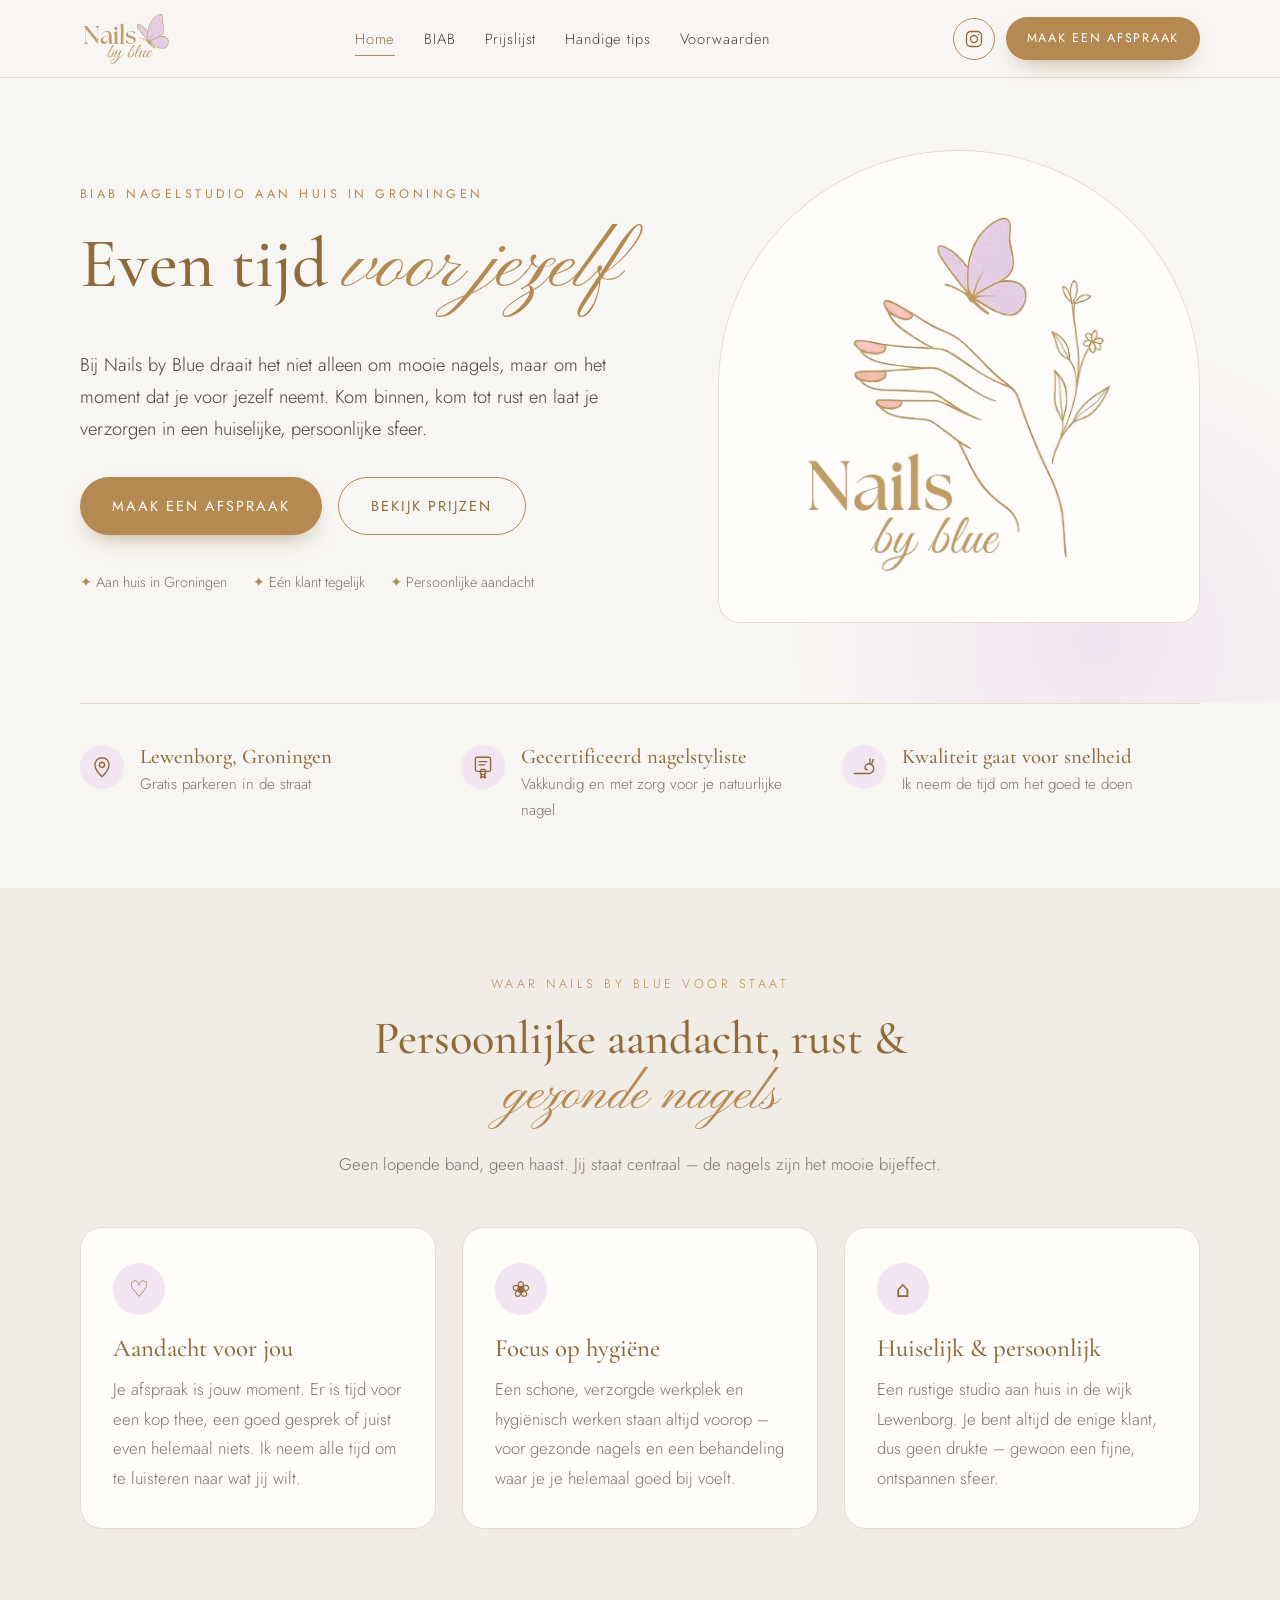
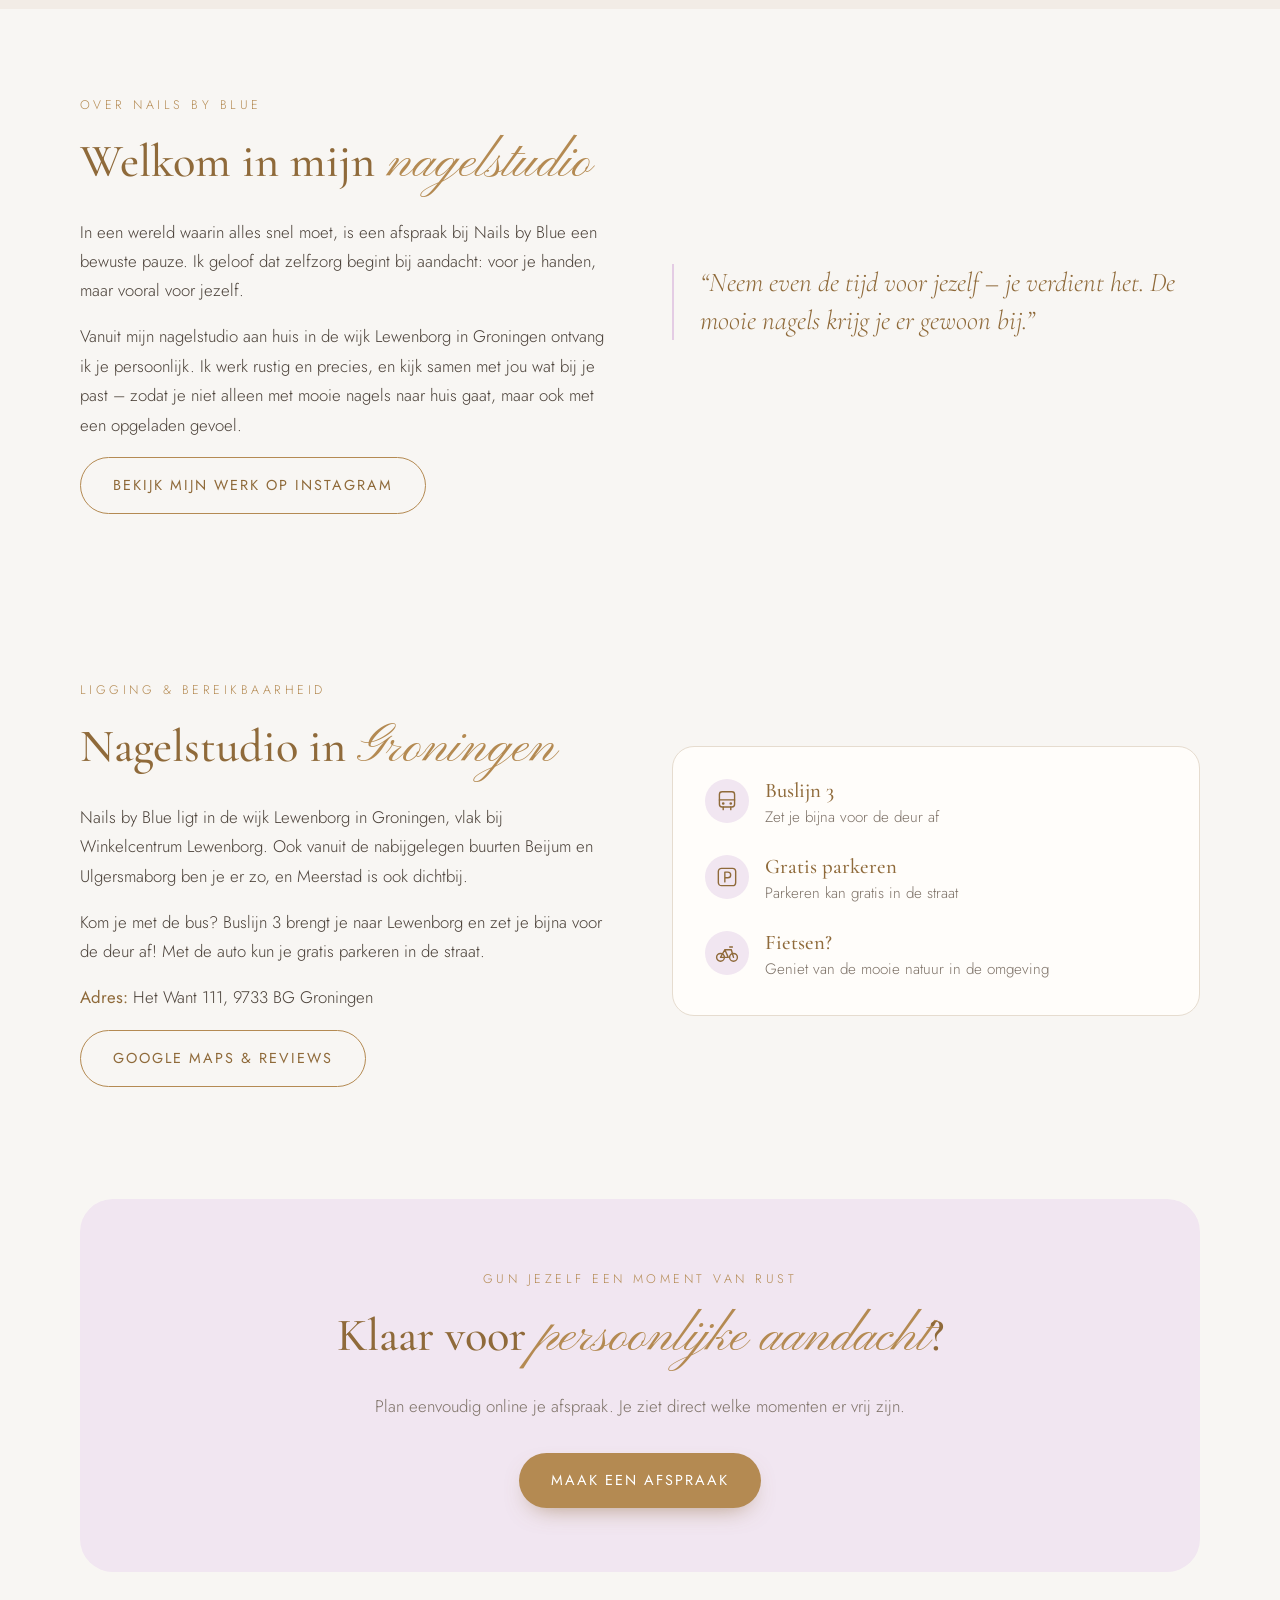
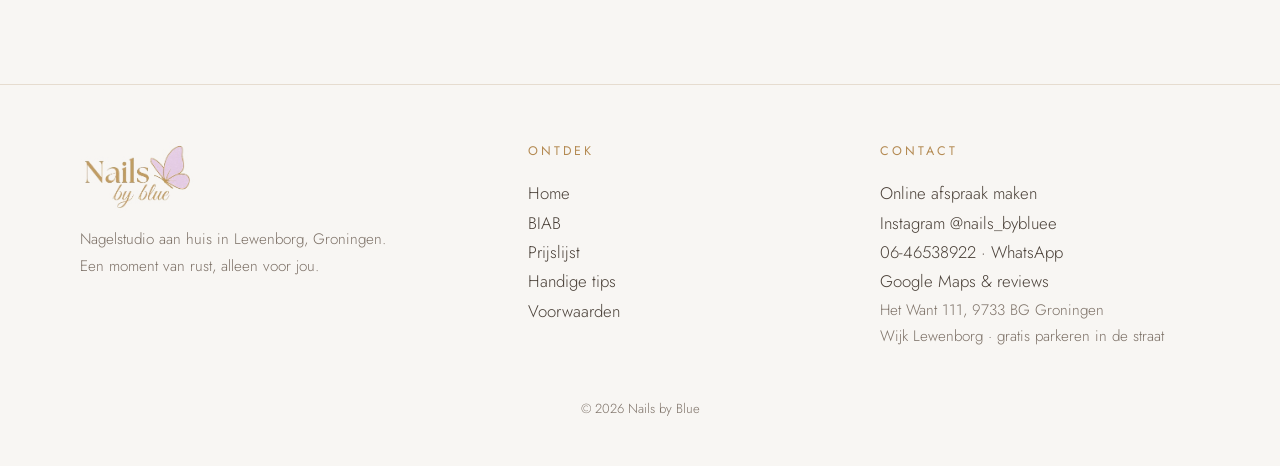
<file: index.html>
<!doctype html>
<html lang="nl">
<head>
  <meta charset="utf-8">
  <meta name="viewport" content="width=device-width, initial-scale=1">
  <title>BIAB &amp; Nail Art nagelstudio aan huis in Groningen (Lewenborg) | Nails by Blue</title>
  <meta name="description" content="Nails by Blue is een BIAB nagelstudio aan huis in Lewenborg, Groningen – vlak bij Beijum, Ulgersmaborg en Meerstad. Neem even de tijd voor jezelf, in een rustige en persoonlijke sfeer.">
  <meta property="og:title" content="BIAB &amp; Nail Art nagelstudio aan huis in Groningen (Lewenborg) | Nails by Blue">
  <meta property="og:description" content="Nails by Blue is een BIAB nagelstudio aan huis in Lewenborg, Groningen – vlak bij Beijum, Ulgersmaborg en Meerstad. Neem even de tijd voor jezelf, in een rustige en persoonlijke sfeer.">
  <link rel="canonical" href="https://www.nailsbybluegroningen.nl/">
  <meta property="og:url" content="https://www.nailsbybluegroningen.nl/">
  <meta property="og:type" content="website">
  <meta property="og:site_name" content="Nails by Blue">
  <meta property="og:locale" content="nl_NL">
  <meta property="og:image" content="https://www.nailsbybluegroningen.nl/assets/logo-hand.png">
  <meta name="theme-color" content="#f8f6f3">
  <link rel="icon" href="assets/favicon.png">
  <link rel="preconnect" href="https://fonts.googleapis.com">
  <link rel="preconnect" href="https://fonts.gstatic.com" crossorigin>
  <link href="https://fonts.googleapis.com/css2?family=Cormorant+Garamond:ital,wght@0,400;0,500;1,400&family=Jost:wght@300;400&family=Pinyon+Script&display=swap" rel="stylesheet">
  <link rel="stylesheet" href="css/style.css?v=2026-10-16-4">
  <script type="application/ld+json">
{
  "@context": "https://schema.org",
  "@type": "NailSalon",
  "@id": "https://www.nailsbybluegroningen.nl/#nailsbyblue",
  "name": "Nails by Blue",
  "url": "https://www.nailsbybluegroningen.nl/",
  "logo": "https://www.nailsbybluegroningen.nl/assets/logo-wordmark.png",
  "image": [
    "https://www.nailsbybluegroningen.nl/assets/logo-hand.png",
    "https://www.nailsbybluegroningen.nl/assets/fotos/biab-kleur.jpg",
    "https://www.nailsbybluegroningen.nl/assets/fotos/biab-natural-nail-treatment.jpg",
    "https://www.nailsbybluegroningen.nl/assets/fotos/nail-art.jpg"
  ],
  "description": "BIAB nagelstudio aan huis in de wijk Lewenborg in Groningen. Gecertificeerd nagelstyliste, uitsluitend op natuurlijke nagels, met veel aandacht voor de klant.",
  "address": {
    "@type": "PostalAddress",
    "streetAddress": "Het Want 111",
    "postalCode": "9733 BG",
    "addressLocality": "Groningen",
    "addressRegion": "Groningen",
    "addressCountry": "NL"
  },
  "telephone": "+31646538922",
  "geo": {
    "@type": "GeoCoordinates",
    "latitude": 53.2410571,
    "longitude": 6.6218346
  },
  "hasMap": "https://maps.google.com/?cid=5210472031992798231",
  "areaServed": [
    {
      "@type": "Place",
      "name": "Lewenborg"
    },
    {
      "@type": "Place",
      "name": "Beijum"
    },
    {
      "@type": "Place",
      "name": "Ulgersmaborg"
    },
    {
      "@type": "Place",
      "name": "Meerstad"
    },
    {
      "@type": "Place",
      "name": "Groningen"
    }
  ],
  "priceRange": "€1 - €52",
  "currenciesAccepted": "EUR",
  "paymentAccepted": "Contant, betaalverzoek",
  "sameAs": [
    "https://www.instagram.com/nails_bybluee/",
    "https://maps.google.com/?cid=5210472031992798231"
  ],
  "makesOffer": [
    {
      "@type": "Offer",
      "price": "47",
      "priceCurrency": "EUR",
      "itemOffered": {
        "@type": "Service",
        "name": "BIAB (Natural nail treatment)"
      }
    },
    {
      "@type": "Offer",
      "price": "52",
      "priceCurrency": "EUR",
      "itemOffered": {
        "@type": "Service",
        "name": "BIAB + kleur"
      }
    },
    {
      "@type": "Offer",
      "price": "1",
      "priceCurrency": "EUR",
      "itemOffered": {
        "@type": "Service",
        "name": "Nailart per nagel"
      }
    },
    {
      "@type": "Offer",
      "price": "30",
      "priceCurrency": "EUR",
      "itemOffered": {
        "@type": "Service",
        "name": "Product verwijderen zonder nieuwe set"
      }
    },
    {
      "@type": "Offer",
      "price": "5",
      "priceCurrency": "EUR",
      "itemOffered": {
        "@type": "Service",
        "name": "Reparatie per nagel (na een week)"
      }
    },
    {
      "@type": "Offer",
      "price": "5",
      "priceCurrency": "EUR",
      "itemOffered": {
        "@type": "Product",
        "name": "Roller nagelriemolie"
      }
    }
  ],
  "potentialAction": {
    "@type": "ReserveAction",
    "target": {
      "@type": "EntryPoint",
      "urlTemplate": "https://nails-by-blue.salonized.com/widget_bookings/new?utm_source=website&utm_medium=site&utm_content=cta"
    }
  }
}
  </script>
</head>
<body>
  <header class="site-header">
    <div class="container nav">
      <a class="brand" href="index.html" aria-label="Nails by Blue – home"><img src="assets/logo-wordmark.png" alt="Nails by Blue" width="273" height="171"></a>
      <button class="nav-toggle" aria-label="Menu" aria-expanded="false" aria-controls="menu"><span></span><span></span><span></span></button>
      <ul class="nav-links" id="menu">
        <li><a href="index.html" aria-current="page">Home</a></li>
        <li><a href="biab.html">BIAB</a></li>
        <li><a href="prijslijst.html">Prijslijst</a></li>
        <li><a href="tips.html">Handige tips</a></li>
        <li><a href="voorwaarden.html">Voorwaarden</a></li>
      </ul>
      <div class="nav-actions">
        <a class="btn-icon" href="https://www.instagram.com/nails_bybluee/" target="_blank" rel="noopener" aria-label="Nails by Blue op Instagram" title="Instagram"><svg viewBox="0 0 24 24" aria-hidden="true"><rect x="3" y="3" width="18" height="18" rx="5"/><circle cx="12" cy="12" r="4.2"/><circle cx="17.3" cy="6.7" r="1" class="dot"/></svg></a>
        <a class="btn btn-primary" href="https://nails-by-blue.salonized.com/widget_bookings/new?utm_source=website&amp;utm_medium=site&amp;utm_content=cta" target="_blank" rel="noopener">Maak een afspraak</a>
      </div>
    </div>
  </header>

  <main>

    <section class="hero">
      <div class="container hero-grid">
        <div class="reveal">
          <h1 class="eyebrow hero-kicker">BIAB nagelstudio aan huis in Groningen</h1>
          <p class="hero-title">Even tijd <span class="script">voor jezelf</span></p>
          <p class="lead">Bij Nails by Blue draait het niet alleen om mooie nagels, maar om het moment dat je voor jezelf neemt. Kom binnen, kom tot rust en laat je verzorgen in een huiselijke, persoonlijke sfeer.</p>
          <div class="hero-actions">
            <a class="btn btn-primary" href="https://nails-by-blue.salonized.com/widget_bookings/new?utm_source=website&amp;utm_medium=site&amp;utm_content=cta" target="_blank" rel="noopener">Maak een afspraak</a>
            <a class="btn btn-ghost" href="prijslijst.html">Bekijk prijzen</a>
          </div>
          <div class="meta-row"><span>Aan huis in Groningen</span><span>Eén klant tegelijk</span><span>Persoonlijke aandacht</span></div>
        </div>
        <div class="hero-art reveal">
          <img src="assets/logo-hand.png" alt="Getekende hand met vlinder en bloem – logo Nails by Blue" width="357" height="410">
        </div>
      </div>
    </section>

    <section class="info-strip" aria-label="Handige informatie">
      <div class="container info-grid">
        <div class="info-item reveal">
          <svg viewBox="0 0 24 24" aria-hidden="true"><path d="M12 21s-6.5-6.2-6.5-11a6.5 6.5 0 0 1 13 0c0 4.8-6.5 11-6.5 11z"/><circle cx="12" cy="10" r="2.4"/></svg>
          <div><h3>Lewenborg, Groningen</h3><p>Gratis parkeren in de straat</p></div>
        </div>
        <div class="info-item reveal">
          <svg viewBox="0 0 24 24" aria-hidden="true"><rect x="5" y="3" width="14" height="13" rx="1.5"/><path d="M8.5 7h7M8.5 10h5"/><circle cx="12" cy="16.5" r="2.5"/><path d="M10.6 18.6 9.8 22l2.2-1.2 2.2 1.2-.8-3.4"/></svg>
          <div><h3>Gecertificeerd nagelstyliste</h3><p>Vakkundig en met zorg voor je natuurlijke nagel</p></div>
        </div>
        <div class="info-item reveal">
          <svg viewBox="0 0 24 24" aria-hidden="true"><path d="M3 18h13.5a4.5 4.5 0 0 0 0-9 3.5 3.5 0 0 0-3.5 3.5 2 2 0 0 0 2 2"/><path d="M19 9.6 20.5 5M17.5 9.2 17.6 4.6"/></svg>
          <div><h3>Kwaliteit gaat voor snelheid</h3><p>Ik neem de tijd om het goed te doen</p></div>
        </div>
      </div>
    </section>

    <section class="section-soft">
      <div class="container">
        <div class="section-head reveal">
          <span class="eyebrow">Waar Nails by Blue voor staat</span>
          <h2>Persoonlijke aandacht, rust &amp; <span class="script">gezonde nagels</span></h2>
          <p>Geen lopende band, geen haast. Jij staat centraal – de nagels zijn het mooie bijeffect.</p>
        </div>
        <div class="pillars">
          <article class="card reveal">
            <div class="icon" aria-hidden="true">♡</div>
            <h3>Aandacht voor jou</h3>
            <p>Je afspraak is jouw moment. Er is tijd voor een kop thee, een goed gesprek of juist even helemaal niets. Ik neem alle tijd om te luisteren naar wat jij wilt.</p>
          </article>
          <article class="card reveal">
            <div class="icon" aria-hidden="true">❀</div>
            <h3>Focus op hygiëne</h3>
            <p>Een schone, verzorgde werkplek en hygiënisch werken staan altijd voorop – voor gezonde nagels en een behandeling waar je je helemaal goed bij voelt.</p>
          </article>
          <article class="card reveal">
            <div class="icon" aria-hidden="true">⌂</div>
            <h3>Huiselijk &amp; persoonlijk</h3>
            <p>Een rustige studio aan huis in de wijk Lewenborg. Je bent altijd de enige klant, dus geen drukte – gewoon een fijne, ontspannen sfeer.</p>
          </article>
        </div>
      </div>
    </section>

    <section>
      <div class="container split">
        <div class="reveal">
          <span class="eyebrow">Over Nails by Blue</span>
          <h2>Welkom in mijn <span class="script">nagelstudio</span></h2>
          <p>In een wereld waarin alles snel moet, is een afspraak bij Nails by Blue een bewuste pauze. Ik geloof dat zelfzorg begint bij aandacht: voor je handen, maar vooral voor jezelf.</p>
          <p>Vanuit mijn nagelstudio aan huis in de wijk Lewenborg in Groningen ontvang ik je persoonlijk. Ik werk rustig en precies, en kijk samen met jou wat bij je past – zodat je niet alleen met mooie nagels naar huis gaat, maar ook met een opgeladen gevoel.</p>
          <a class="btn btn-ghost" href="https://www.instagram.com/nails_bybluee/" target="_blank" rel="noopener">Bekijk mijn werk op Instagram</a>
        </div>
        <blockquote class="quote reveal">“Neem even de tijd voor jezelf – je verdient het. De mooie nagels krijg je er gewoon bij.”</blockquote>
      </div>
    </section>

    <section class="location" id="ligging">
      <div class="container split">
        <div class="reveal">
          <span class="eyebrow">Ligging &amp; bereikbaarheid</span>
          <h2>Nagelstudio in <span class="script">Groningen</span></h2>
          <p>Nails by Blue ligt in de wijk Lewenborg in Groningen, vlak bij Winkelcentrum Lewenborg. Ook vanuit de nabijgelegen buurten Beijum en Ulgersmaborg ben je er zo, en Meerstad is ook dichtbij.</p>
          <p>Kom je met de bus? Buslijn 3 brengt je naar Lewenborg en zet je bijna voor de deur af! Met de auto kun je gratis parkeren in de straat.</p>
          <p class="address-line"><strong>Adres:</strong> Het Want 111, 9733 BG Groningen</p>
          <a class="btn btn-ghost" href="https://maps.google.com/?cid=5210472031992798231" target="_blank" rel="noopener">Google Maps &amp; reviews</a>
        </div>
        <ul class="info-list reveal">
          <li class="info-item">
            <svg viewBox="0 0 24 24" aria-hidden="true"><rect x="5" y="3.5" width="14" height="14" rx="2.5"/><path d="M5 11h14M8.5 17.5V20M15.5 17.5V20"/><circle cx="8.5" cy="14.3" r=".6"/><circle cx="15.5" cy="14.3" r=".6"/></svg>
            <div><h3>Buslijn 3</h3><p>Zet je bijna voor de deur af</p></div>
          </li>
          <li class="info-item">
            <svg viewBox="0 0 24 24" aria-hidden="true"><rect x="4" y="4" width="16" height="16" rx="3"/><path d="M10 16.5v-9h2.8a2.6 2.6 0 0 1 0 5.2H10"/></svg>
            <div><h3>Gratis parkeren</h3><p>Parkeren kan gratis in de straat</p></div>
          </li>
          <li class="info-item">
            <svg viewBox="0 0 24 24" aria-hidden="true"><circle cx="6" cy="16" r="3.6"/><circle cx="18" cy="16" r="3.6"/><path d="M6 16l4-7h6l2 7M10 9l3.2 7H6M14.5 6.5H17"/></svg>
            <div><h3>Fietsen?</h3><p>Geniet van de mooie natuur in de omgeving</p></div>
          </li>
        </ul>
      </div>
    </section>

    <section>
      <div class="container">
        <div class="cta-band reveal">
          <span class="eyebrow">Gun jezelf een moment van rust</span>
          <h2>Klaar voor <span class="script">persoonlijke aandacht</span>?</h2>
          <p>Plan eenvoudig online je afspraak. Je ziet direct welke momenten er vrij zijn.</p>
          <a class="btn btn-primary" href="https://nails-by-blue.salonized.com/widget_bookings/new?utm_source=website&amp;utm_medium=site&amp;utm_content=cta" target="_blank" rel="noopener">Maak een afspraak</a>
        </div>
      </div>
    </section>

  </main>

  <footer class="site-footer">
    <div class="container footer-grid">
      <div>
        <img src="assets/logo-wordmark.png" alt="Nails by Blue" width="273" height="171">
        <p>Nagelstudio aan huis in Lewenborg, Groningen.<br>Een moment van rust, alleen voor jou.</p>
      </div>
      <div>
        <h4>Ontdek</h4>
        <ul>
        <li><a href="index.html" aria-current="page">Home</a></li>
        <li><a href="biab.html">BIAB</a></li>
        <li><a href="prijslijst.html">Prijslijst</a></li>
        <li><a href="tips.html">Handige tips</a></li>
        <li><a href="voorwaarden.html">Voorwaarden</a></li>
        </ul>
      </div>
      <div>
        <h4>Contact</h4>
        <ul>
          <li><a href="https://nails-by-blue.salonized.com/widget_bookings/new?utm_source=website&amp;utm_medium=site&amp;utm_content=cta" target="_blank" rel="noopener">Online afspraak maken</a></li>
          <li><a href="https://www.instagram.com/nails_bybluee/" target="_blank" rel="noopener">Instagram @nails_bybluee</a></li>
          <li><a href="tel:+31646538922">06-46538922</a> &middot; <a href="https://wa.me/31646538922" target="_blank" rel="noopener">WhatsApp</a></li>
          <li><a href="https://maps.google.com/?cid=5210472031992798231" target="_blank" rel="noopener">Google Maps &amp; reviews</a></li>
          <li><address>Het Want 111, 9733 BG Groningen<br>Wijk Lewenborg &middot; gratis parkeren in de straat</address></li>
        </ul>
      </div>
    </div>
    <p class="copyright">&copy; <span data-year>2026</span> Nails by Blue</p>
  </footer>

  <div class="float-cta"><a class="btn btn-primary" href="https://nails-by-blue.salonized.com/widget_bookings/new?utm_source=website&amp;utm_medium=site&amp;utm_content=cta" target="_blank" rel="noopener">Maak een afspraak</a></div>
  <script src="js/main.js?v=2026-10-13"></script>
</body>
</html>
</file>
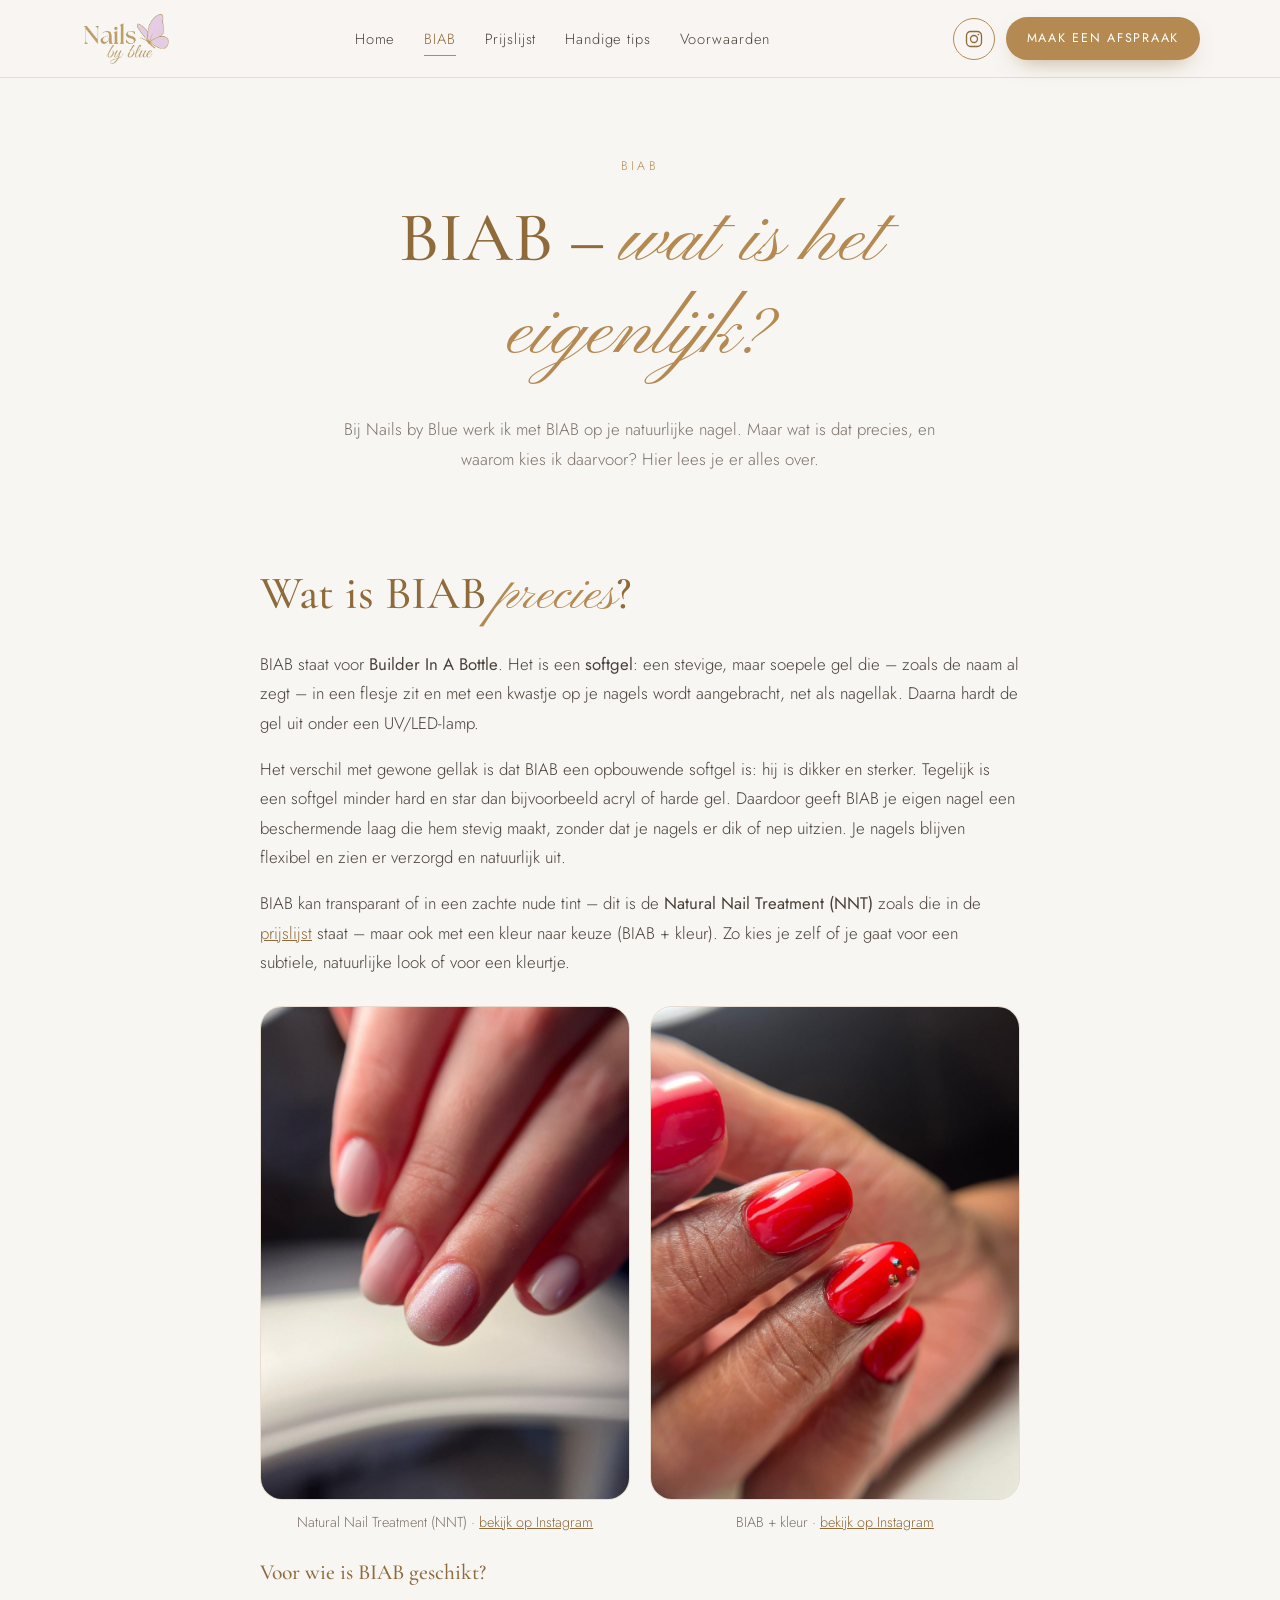
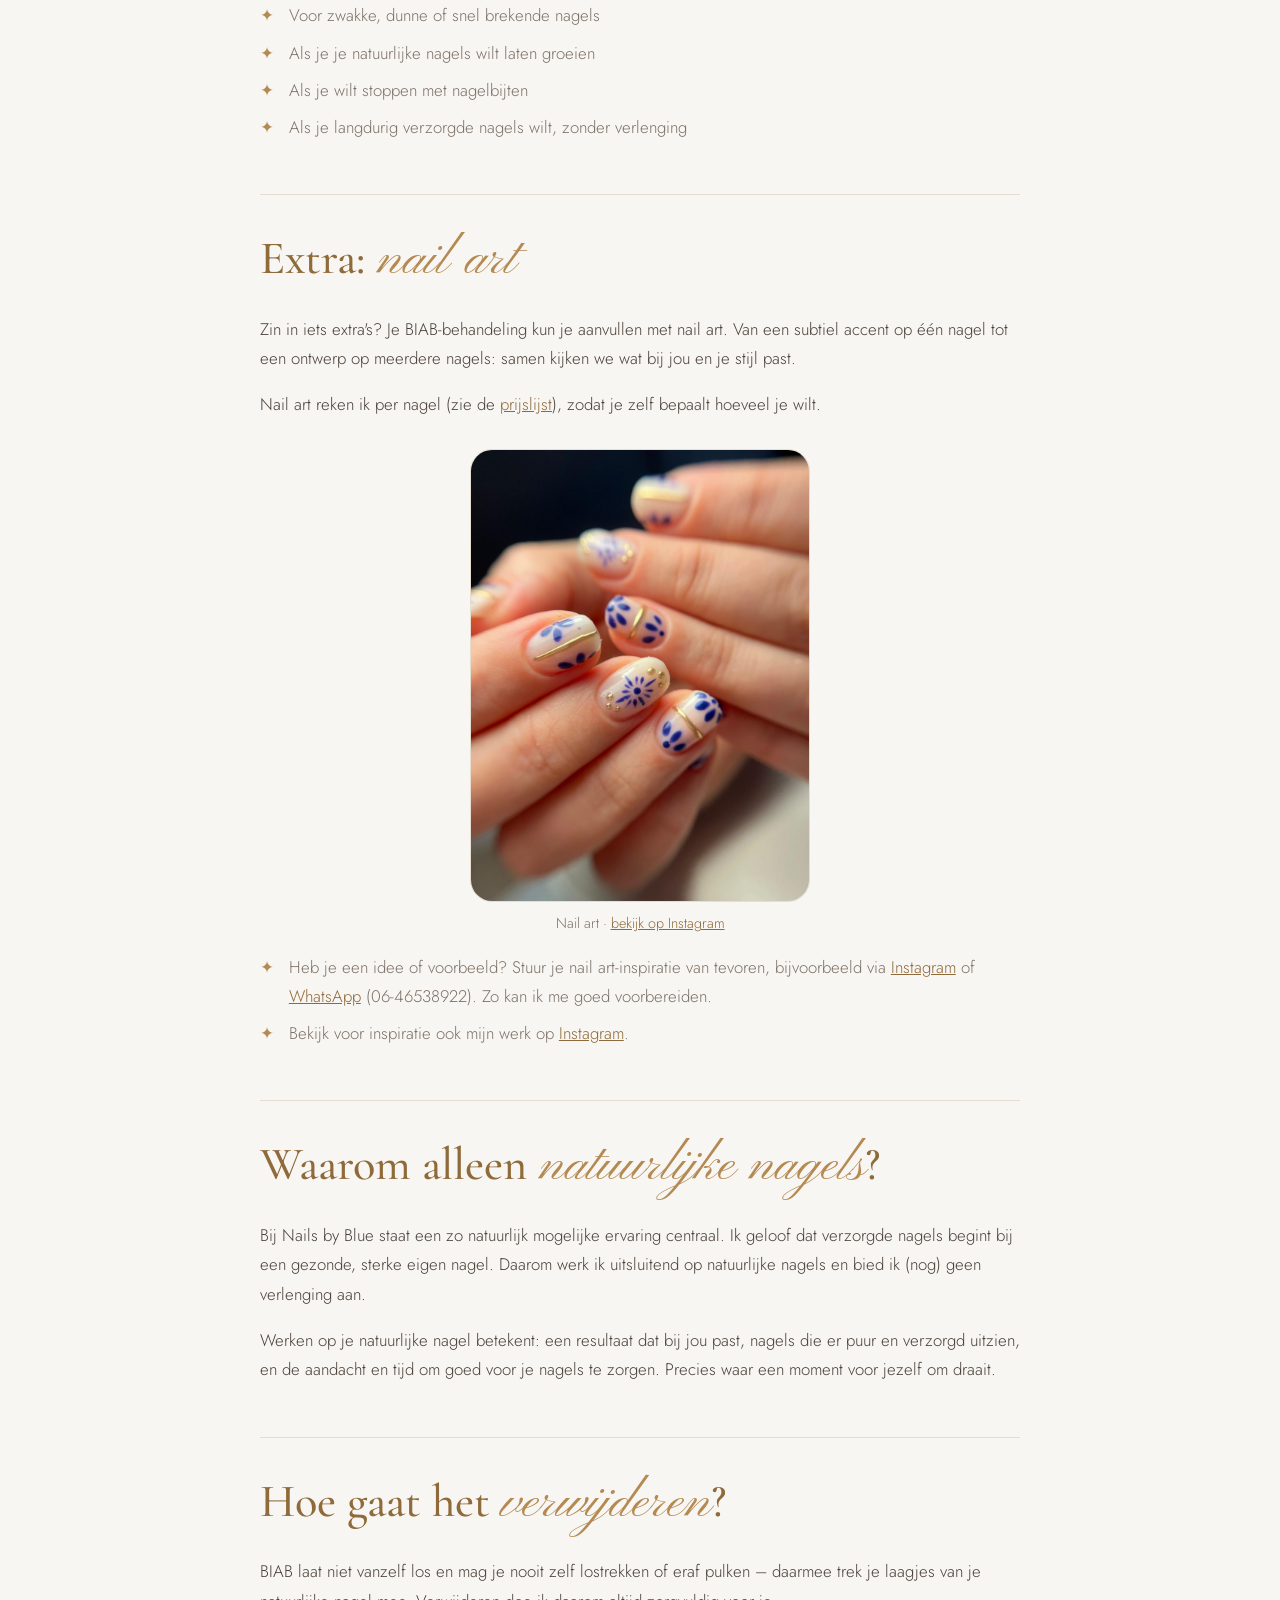
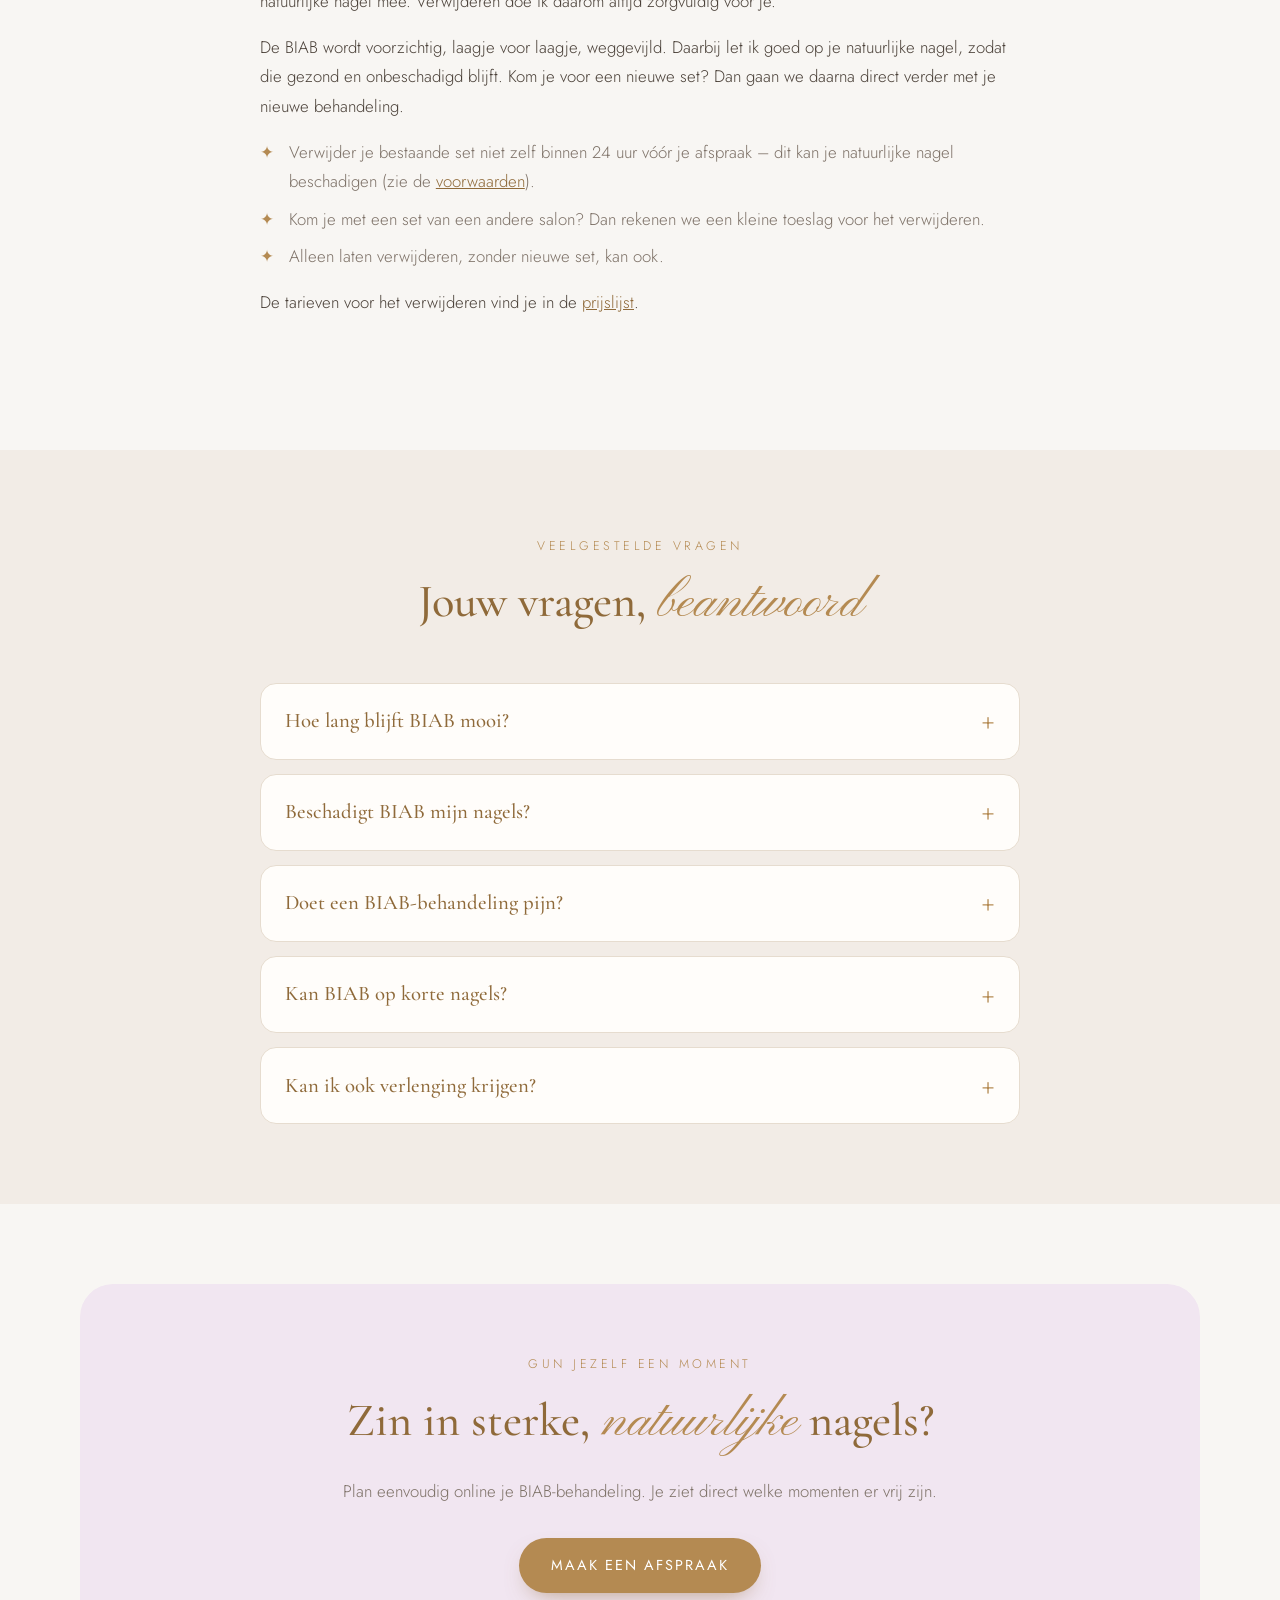
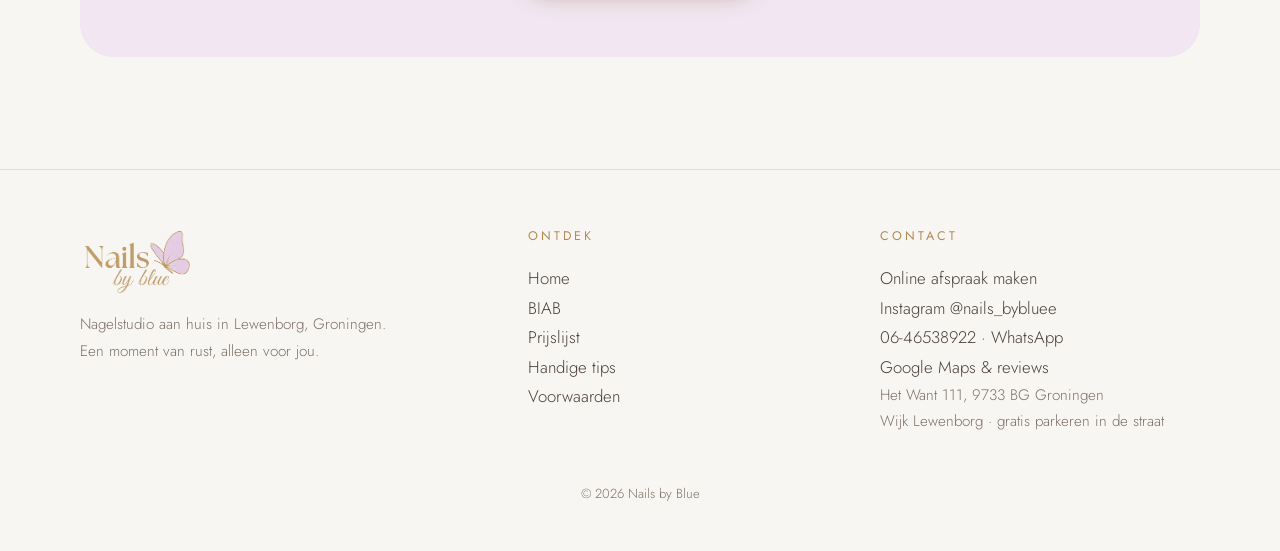
<file: biab.html>
<!doctype html>
<html lang="nl">
<head>
  <meta charset="utf-8">
  <meta name="viewport" content="width=device-width, initial-scale=1">
  <title>Wat is BIAB? | BIAB nagelstudio Groningen | Nails by Blue</title>
  <meta name="description" content="Wat is BIAB (Builder In A Bottle)? Lees alles over BIAB op je natuurlijke nagel, nail art, het verwijderen en veelgestelde vragen – Nails by Blue, nagelstudio aan huis in Groningen.">
  <meta property="og:title" content="Wat is BIAB? | BIAB nagelstudio Groningen | Nails by Blue">
  <meta property="og:description" content="Wat is BIAB (Builder In A Bottle)? Lees alles over BIAB op je natuurlijke nagel, nail art, het verwijderen en veelgestelde vragen – Nails by Blue, nagelstudio aan huis in Groningen.">
  <link rel="canonical" href="https://www.nailsbybluegroningen.nl/biab.html">
  <meta property="og:url" content="https://www.nailsbybluegroningen.nl/biab.html">
  <meta property="og:type" content="website">
  <meta property="og:site_name" content="Nails by Blue">
  <meta property="og:locale" content="nl_NL">
  <meta property="og:image" content="https://www.nailsbybluegroningen.nl/assets/logo-hand.png">
  <meta name="theme-color" content="#f8f6f3">
  <link rel="icon" href="assets/favicon.png">
  <link rel="preconnect" href="https://fonts.googleapis.com">
  <link rel="preconnect" href="https://fonts.gstatic.com" crossorigin>
  <link href="https://fonts.googleapis.com/css2?family=Cormorant+Garamond:ital,wght@0,400;0,500;1,400&family=Jost:wght@300;400&family=Pinyon+Script&display=swap" rel="stylesheet">
  <link rel="stylesheet" href="css/style.css?v=2026-10-16-4">
  <script type="application/ld+json">
{
  "@context": "https://schema.org",
  "@type": "FAQPage",
  "mainEntity": [
    {
      "@type": "Question",
      "name": "Hoe lang blijft BIAB mooi?",
      "acceptedAnswer": {
        "@type": "Answer",
        "text": "Gemiddeld blijft BIAB 3 tot 4 weken mooi zitten. Dit is afhankelijk van je nagelgroei en hoe je met je nagels omgaat."
      }
    },
    {
      "@type": "Question",
      "name": "Beschadigt BIAB mijn nagels?",
      "acceptedAnswer": {
        "@type": "Answer",
        "text": "Nee! Niet als het professioneel wordt aangebracht door iemand die een geschikte opleiding heeft gevolgd. Het beschadigen gebeurt meestal door het zelf lostrekken van de BIAB of het verkeerd verwijderen."
      }
    },
    {
      "@type": "Question",
      "name": "Doet een BIAB-behandeling pijn?",
      "acceptedAnswer": {
        "@type": "Answer",
        "text": "Nee! Een BIAB-behandeling doet geen pijn. Tijdens het vijlen of uitharden in de lamp kun je een warm gevoel ervaren. Dit is normaal! Geef dit altijd aan en haal je hand even uit de lamp. En wist je dat dit kan afhangen van in welke week je van je cyclus zit? Tijdens je menstruatie kunnen je nagels bijvoorbeeld wat gevoeliger zijn hiervoor."
      }
    },
    {
      "@type": "Question",
      "name": "Kan BIAB op korte nagels?",
      "acceptedAnswer": {
        "@type": "Answer",
        "text": "Ja! BIAB is geschikt voor korte nagels. Het verstevigt de natuurlijke nagels en laat deze mooi groeien."
      }
    },
    {
      "@type": "Question",
      "name": "Kan ik ook verlenging krijgen?",
      "acceptedAnswer": {
        "@type": "Answer",
        "text": "Ik werk uitsluitend op natuurlijke nagels. Helaas is verlenging (nog) niet mogelijk."
      }
    }
  ]
}
  </script>
</head>
<body>
  <header class="site-header">
    <div class="container nav">
      <a class="brand" href="index.html" aria-label="Nails by Blue – home"><img src="assets/logo-wordmark.png" alt="Nails by Blue" width="273" height="171"></a>
      <button class="nav-toggle" aria-label="Menu" aria-expanded="false" aria-controls="menu"><span></span><span></span><span></span></button>
      <ul class="nav-links" id="menu">
        <li><a href="index.html">Home</a></li>
        <li><a href="biab.html" aria-current="page">BIAB</a></li>
        <li><a href="prijslijst.html">Prijslijst</a></li>
        <li><a href="tips.html">Handige tips</a></li>
        <li><a href="voorwaarden.html">Voorwaarden</a></li>
      </ul>
      <div class="nav-actions">
        <a class="btn-icon" href="https://www.instagram.com/nails_bybluee/" target="_blank" rel="noopener" aria-label="Nails by Blue op Instagram" title="Instagram"><svg viewBox="0 0 24 24" aria-hidden="true"><rect x="3" y="3" width="18" height="18" rx="5"/><circle cx="12" cy="12" r="4.2"/><circle cx="17.3" cy="6.7" r="1" class="dot"/></svg></a>
        <a class="btn btn-primary" href="https://nails-by-blue.salonized.com/widget_bookings/new?utm_source=website&amp;utm_medium=site&amp;utm_content=cta" target="_blank" rel="noopener">Maak een afspraak</a>
      </div>
    </div>
  </header>

  <main>

    <section class="page-hero">
      <div class="narrow">
        <span class="eyebrow">BIAB</span>
        <h1>BIAB – <span class="script">wat is het eigenlijk?</span></h1>
        <p>Bij Nails by Blue werk ik met BIAB op je natuurlijke nagel. Maar wat is dat precies, en waarom kies ik daarvoor? Hier lees je er alles over.</p>
      </div>
    </section>

    <section class="article" style="padding-top:1rem">
      <div class="narrow">
        <div class="article-block reveal">
          <h2>Wat is BIAB <span class="script">precies</span>?</h2>
          <p>BIAB staat voor <strong>Builder In A Bottle</strong>. Het is een <strong>softgel</strong>: een stevige, maar soepele gel die – zoals de naam al zegt – in een flesje zit en met een kwastje op je nagels wordt aangebracht, net als nagellak. Daarna hardt de gel uit onder een UV/LED-lamp.</p>
          <p>Het verschil met gewone gellak is dat BIAB een opbouwende softgel is: hij is dikker en sterker. Tegelijk is een softgel minder hard en star dan bijvoorbeeld acryl of harde gel. Daardoor geeft BIAB je eigen nagel een beschermende laag die hem stevig maakt, zonder dat je nagels er dik of nep uitzien. Je nagels blijven flexibel en zien er verzorgd en natuurlijk uit.</p>
          <p>BIAB kan transparant of in een zachte nude tint – dit is de <strong>Natural Nail Treatment (NNT)</strong> zoals die in de <a href="prijslijst.html">prijslijst</a> staat – maar ook met een kleur naar keuze (BIAB + kleur). Zo kies je zelf of je gaat voor een subtiele, natuurlijke look of voor een kleurtje.</p>
          <div class="photo-grid reveal">
            <figure class="photo">
              <img src="assets/fotos/biab-natural-nail-treatment.jpg" alt="Korte natuurlijke nagels met BIAB in een zachte nude tint" width="900" height="1200" loading="lazy">
              <figcaption>Natural Nail Treatment (NNT) · <a href="https://www.instagram.com/p/DbgHJq2jXw7/" target="_blank" rel="noopener">bekijk op Instagram</a></figcaption>
            </figure>
            <figure class="photo">
              <img src="assets/fotos/biab-kleur.jpg" alt="Korte nagels met BIAB in een rode kleur" width="900" height="1200" loading="lazy">
              <figcaption>BIAB + kleur · <a href="https://www.instagram.com/p/Db5skADjQHd/" target="_blank" rel="noopener">bekijk op Instagram</a></figcaption>
            </figure>
          </div>
          <h3>Voor wie is BIAB geschikt?</h3>
          <ul class="check-list">
            <li>Voor zwakke, dunne of snel brekende nagels</li>
            <li>Als je je natuurlijke nagels wilt laten groeien</li>
            <li>Als je wilt stoppen met nagelbijten</li>
            <li>Als je langdurig verzorgde nagels wilt, zonder verlenging</li>
          </ul>
        </div>

        <div class="article-block reveal">
          <h2>Extra: <span class="script">nail art</span></h2>
          <p>Zin in iets extra's? Je BIAB-behandeling kun je aanvullen met nail art. Van een subtiel accent op één nagel tot een ontwerp op meerdere nagels: samen kijken we wat bij jou en je stijl past.</p>
          <p>Nail art reken ik per nagel (zie de <a href="prijslijst.html">prijslijst</a>), zodat je zelf bepaalt hoeveel je wilt.</p>
          <div class="photo-grid photo-grid--single reveal">
            <figure class="photo">
              <img src="assets/fotos/nail-art.jpg" alt="Nail art met blauwe bloemetjes en gouden accenten op korte nagels" width="900" height="1200" loading="lazy">
              <figcaption>Nail art · <a href="https://www.instagram.com/p/Dc0n7ReDZJG/" target="_blank" rel="noopener">bekijk op Instagram</a></figcaption>
            </figure>
          </div>
          <ul class="check-list">
            <li>Heb je een idee of voorbeeld? Stuur je nail art-inspiratie van tevoren, bijvoorbeeld via <a href="https://www.instagram.com/nails_bybluee/" target="_blank" rel="noopener">Instagram</a> of <a href="https://wa.me/31646538922" target="_blank" rel="noopener">WhatsApp</a> (06-46538922). Zo kan ik me goed voorbereiden.</li>
            <li>Bekijk voor inspiratie ook mijn werk op <a href="https://www.instagram.com/nails_bybluee/" target="_blank" rel="noopener">Instagram</a>.</li>
          </ul>
        </div>

        <div class="article-block reveal">
          <h2>Waarom alleen <span class="script">natuurlijke nagels</span>?</h2>
          <p>Bij Nails by Blue staat een zo natuurlijk mogelijke ervaring centraal. Ik geloof dat verzorgde nagels begint bij een gezonde, sterke eigen nagel. Daarom werk ik uitsluitend op natuurlijke nagels en bied ik (nog) geen verlenging aan.</p>
          <p>Werken op je natuurlijke nagel betekent: een resultaat dat bij jou past, nagels die er puur en verzorgd uitzien, en de aandacht en tijd om goed voor je nagels te zorgen. Precies waar een moment voor jezelf om draait.</p>
        </div>

        <div class="article-block reveal">
          <h2>Hoe gaat het <span class="script">verwijderen</span>?</h2>
          <p>BIAB laat niet vanzelf los en mag je nooit zelf lostrekken of eraf pulken – daarmee trek je laagjes van je natuurlijke nagel mee. Verwijderen doe ik daarom altijd zorgvuldig voor je.</p>
          <p>De BIAB wordt voorzichtig, laagje voor laagje, weggevijld. Daarbij let ik goed op je natuurlijke nagel, zodat die gezond en onbeschadigd blijft. Kom je voor een nieuwe set? Dan gaan we daarna direct verder met je nieuwe behandeling.</p>
          <ul class="check-list">
            <li>Verwijder je bestaande set niet zelf binnen 24 uur vóór je afspraak – dit kan je natuurlijke nagel beschadigen (zie de <a href="voorwaarden.html">voorwaarden</a>).</li>
            <li>Kom je met een set van een andere salon? Dan rekenen we een kleine toeslag voor het verwijderen.</li>
            <li>Alleen laten verwijderen, zonder nieuwe set, kan ook.</li>
          </ul>
          <p>De tarieven voor het verwijderen vind je in de <a href="prijslijst.html">prijslijst</a>.</p>
        </div>
      </div>
    </section>

    <section class="section-soft" id="veelgestelde-vragen">
      <div class="narrow">
        <div class="section-head reveal">
          <span class="eyebrow">Veelgestelde vragen</span>
          <h2>Jouw vragen, <span class="script">beantwoord</span></h2>
        </div>
        <div class="faq">
          <details class="faq-item reveal">
            <summary>Hoe lang blijft BIAB mooi?</summary>
            <p>Gemiddeld blijft BIAB 3 tot 4 weken mooi zitten. Dit is afhankelijk van je nagelgroei en hoe je met je nagels omgaat.</p>
          </details>
          <details class="faq-item reveal">
            <summary>Beschadigt BIAB mijn nagels?</summary>
            <p>Nee! Niet als het professioneel wordt aangebracht door iemand die een geschikte opleiding heeft gevolgd. Het beschadigen gebeurt meestal door het zelf lostrekken van de BIAB of het verkeerd verwijderen.</p>
          </details>
          <details class="faq-item reveal">
            <summary>Doet een BIAB-behandeling pijn?</summary>
            <p>Nee! Een BIAB-behandeling doet geen pijn. Tijdens het vijlen of uitharden in de lamp kun je een warm gevoel ervaren. Dit is normaal! Geef dit altijd aan en haal je hand even uit de lamp.</p>
            <p>En wist je dat dit kan afhangen van in welke week je van je cyclus zit? Tijdens je menstruatie kunnen je nagels bijvoorbeeld wat gevoeliger zijn hiervoor.</p>
          </details>
          <details class="faq-item reveal">
            <summary>Kan BIAB op korte nagels?</summary>
            <p>Ja! BIAB is geschikt voor korte nagels. Het verstevigt de natuurlijke nagels en laat deze mooi groeien.</p>
          </details>
          <details class="faq-item reveal">
            <summary>Kan ik ook verlenging krijgen?</summary>
            <p>Ik werk uitsluitend op natuurlijke nagels. Helaas is verlenging (nog) niet mogelijk.</p>
          </details>
        </div>
      </div>
    </section>

    <section>
      <div class="container">
        <div class="cta-band reveal">
          <span class="eyebrow">Gun jezelf een moment</span>
          <h2>Zin in sterke, <span class="script">natuurlijke</span> nagels?</h2>
          <p>Plan eenvoudig online je BIAB-behandeling. Je ziet direct welke momenten er vrij zijn.</p>
          <a class="btn btn-primary" href="https://nails-by-blue.salonized.com/widget_bookings/new?utm_source=website&amp;utm_medium=site&amp;utm_content=cta" target="_blank" rel="noopener">Maak een afspraak</a>
        </div>
      </div>
    </section>

  </main>

  <footer class="site-footer">
    <div class="container footer-grid">
      <div>
        <img src="assets/logo-wordmark.png" alt="Nails by Blue" width="273" height="171">
        <p>Nagelstudio aan huis in Lewenborg, Groningen.<br>Een moment van rust, alleen voor jou.</p>
      </div>
      <div>
        <h4>Ontdek</h4>
        <ul>
        <li><a href="index.html">Home</a></li>
        <li><a href="biab.html" aria-current="page">BIAB</a></li>
        <li><a href="prijslijst.html">Prijslijst</a></li>
        <li><a href="tips.html">Handige tips</a></li>
        <li><a href="voorwaarden.html">Voorwaarden</a></li>
        </ul>
      </div>
      <div>
        <h4>Contact</h4>
        <ul>
          <li><a href="https://nails-by-blue.salonized.com/widget_bookings/new?utm_source=website&amp;utm_medium=site&amp;utm_content=cta" target="_blank" rel="noopener">Online afspraak maken</a></li>
          <li><a href="https://www.instagram.com/nails_bybluee/" target="_blank" rel="noopener">Instagram @nails_bybluee</a></li>
          <li><a href="tel:+31646538922">06-46538922</a> &middot; <a href="https://wa.me/31646538922" target="_blank" rel="noopener">WhatsApp</a></li>
          <li><a href="https://maps.google.com/?cid=5210472031992798231" target="_blank" rel="noopener">Google Maps &amp; reviews</a></li>
          <li><address>Het Want 111, 9733 BG Groningen<br>Wijk Lewenborg &middot; gratis parkeren in de straat</address></li>
        </ul>
      </div>
    </div>
    <p class="copyright">&copy; <span data-year>2026</span> Nails by Blue</p>
  </footer>

  <div class="float-cta"><a class="btn btn-primary" href="https://nails-by-blue.salonized.com/widget_bookings/new?utm_source=website&amp;utm_medium=site&amp;utm_content=cta" target="_blank" rel="noopener">Maak een afspraak</a></div>
  <script src="js/main.js?v=2026-10-13"></script>
</body>
</html>
</file>
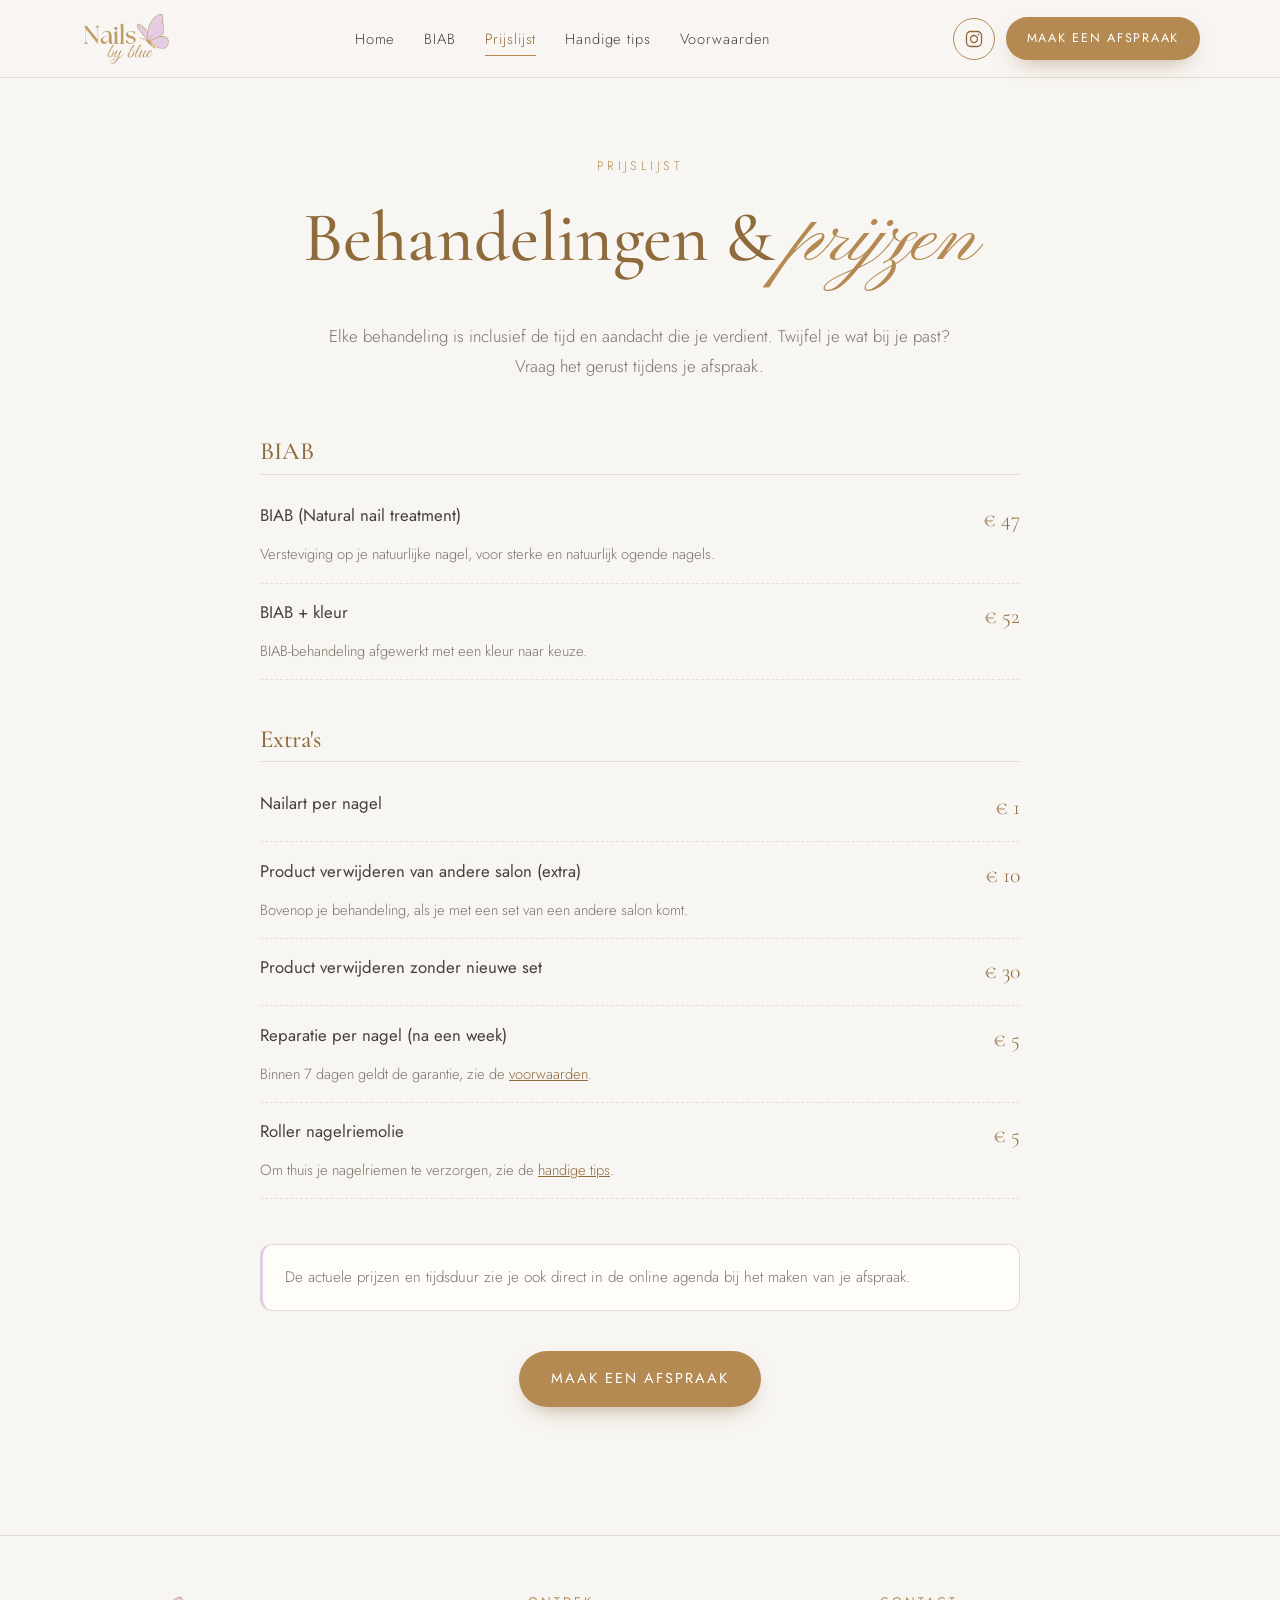
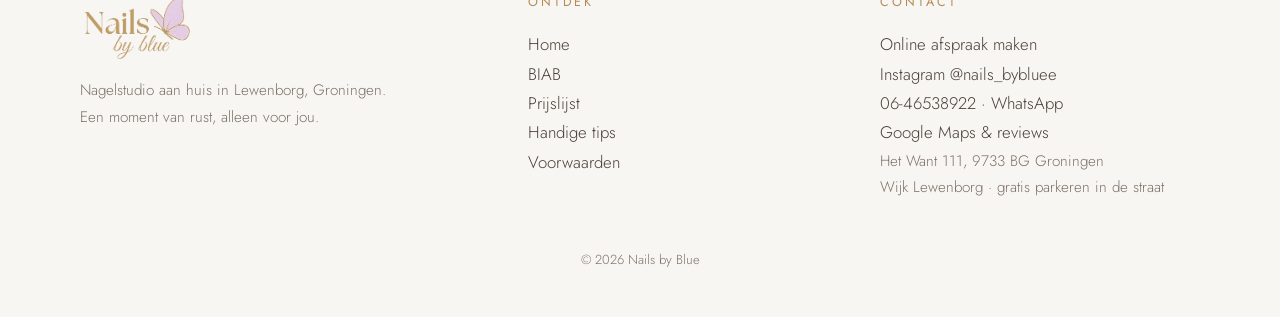
<file: prijslijst.html>
<!doctype html>
<html lang="nl">
<head>
  <meta charset="utf-8">
  <meta name="viewport" content="width=device-width, initial-scale=1">
  <title>Prijzen BIAB Groningen | Nails by Blue</title>
  <meta name="description" content="Bekijk de behandelingen en prijzen van Nails by Blue, nagelstudio aan huis in Lewenborg, Groningen.">
  <meta property="og:title" content="Prijzen BIAB Groningen | Nails by Blue">
  <meta property="og:description" content="Bekijk de behandelingen en prijzen van Nails by Blue, nagelstudio aan huis in Lewenborg, Groningen.">
  <link rel="canonical" href="https://www.nailsbybluegroningen.nl/prijslijst.html">
  <meta property="og:url" content="https://www.nailsbybluegroningen.nl/prijslijst.html">
  <meta property="og:type" content="website">
  <meta property="og:site_name" content="Nails by Blue">
  <meta property="og:locale" content="nl_NL">
  <meta property="og:image" content="https://www.nailsbybluegroningen.nl/assets/logo-hand.png">
  <meta name="theme-color" content="#f8f6f3">
  <link rel="icon" href="assets/favicon.png">
  <link rel="preconnect" href="https://fonts.googleapis.com">
  <link rel="preconnect" href="https://fonts.gstatic.com" crossorigin>
  <link href="https://fonts.googleapis.com/css2?family=Cormorant+Garamond:ital,wght@0,400;0,500;1,400&family=Jost:wght@300;400&family=Pinyon+Script&display=swap" rel="stylesheet">
  <link rel="stylesheet" href="css/style.css?v=2026-10-16-4">
</head>
<body>
  <header class="site-header">
    <div class="container nav">
      <a class="brand" href="index.html" aria-label="Nails by Blue – home"><img src="assets/logo-wordmark.png" alt="Nails by Blue" width="273" height="171"></a>
      <button class="nav-toggle" aria-label="Menu" aria-expanded="false" aria-controls="menu"><span></span><span></span><span></span></button>
      <ul class="nav-links" id="menu">
        <li><a href="index.html">Home</a></li>
        <li><a href="biab.html">BIAB</a></li>
        <li><a href="prijslijst.html" aria-current="page">Prijslijst</a></li>
        <li><a href="tips.html">Handige tips</a></li>
        <li><a href="voorwaarden.html">Voorwaarden</a></li>
      </ul>
      <div class="nav-actions">
        <a class="btn-icon" href="https://www.instagram.com/nails_bybluee/" target="_blank" rel="noopener" aria-label="Nails by Blue op Instagram" title="Instagram"><svg viewBox="0 0 24 24" aria-hidden="true"><rect x="3" y="3" width="18" height="18" rx="5"/><circle cx="12" cy="12" r="4.2"/><circle cx="17.3" cy="6.7" r="1" class="dot"/></svg></a>
        <a class="btn btn-primary" href="https://nails-by-blue.salonized.com/widget_bookings/new?utm_source=website&amp;utm_medium=site&amp;utm_content=cta" target="_blank" rel="noopener">Maak een afspraak</a>
      </div>
    </div>
  </header>

  <main>

    <section class="page-hero">
      <div class="narrow">
        <span class="eyebrow">Prijslijst</span>
        <h1>Behandelingen &amp; <span class="script">prijzen</span></h1>
        <p>Elke behandeling is inclusief de tijd en aandacht die je verdient. Twijfel je wat bij je past? Vraag het gerust tijdens je afspraak.</p>
      </div>
    </section>
    <section style="padding-top:1rem">
      <div class="narrow">
          <div class="price-group reveal">
            <h3>BIAB</h3>
            <ul class="price-list">
              <li><span class="name">BIAB (Natural nail treatment)</span><span class="price">€ 47</span><span class="desc">Versteviging op je natuurlijke nagel, voor sterke en natuurlijk ogende nagels.</span></li>
              <li><span class="name">BIAB + kleur</span><span class="price">€ 52</span><span class="desc">BIAB-behandeling afgewerkt met een kleur naar keuze.</span></li>
            </ul>
          </div>
          <div class="price-group reveal">
            <h3>Extra's</h3>
            <ul class="price-list">
              <li><span class="name">Nailart per nagel</span><span class="price">€ 1</span></li>
              <li><span class="name">Product verwijderen van andere salon (extra)</span><span class="price">€ 10</span><span class="desc">Bovenop je behandeling, als je met een set van een andere salon komt.</span></li>
              <li><span class="name">Product verwijderen zonder nieuwe set</span><span class="price">€ 30</span></li>
              <li><span class="name">Reparatie per nagel (na een week)</span><span class="price">€ 5</span><span class="desc">Binnen 7 dagen geldt de garantie, zie de <a href="voorwaarden.html">voorwaarden</a>.</span></li>
              <li id="nagelriemolie"><span class="name">Roller nagelriemolie</span><span class="price">€ 5</span><span class="desc">Om thuis je nagelriemen te verzorgen, zie de <a href="tips.html">handige tips</a>.</span></li>
            </ul>
          </div>
          <p class="note reveal">De actuele prijzen en tijdsduur zie je ook direct in de online agenda bij het maken van je afspraak.</p>
          <p style="text-align:center;margin-top:2.5rem"><a class="btn btn-primary" href="https://nails-by-blue.salonized.com/widget_bookings/new?utm_source=website&amp;utm_medium=site&amp;utm_content=cta" target="_blank" rel="noopener">Maak een afspraak</a></p>
      </div>
    </section>

  </main>

  <footer class="site-footer">
    <div class="container footer-grid">
      <div>
        <img src="assets/logo-wordmark.png" alt="Nails by Blue" width="273" height="171">
        <p>Nagelstudio aan huis in Lewenborg, Groningen.<br>Een moment van rust, alleen voor jou.</p>
      </div>
      <div>
        <h4>Ontdek</h4>
        <ul>
        <li><a href="index.html">Home</a></li>
        <li><a href="biab.html">BIAB</a></li>
        <li><a href="prijslijst.html" aria-current="page">Prijslijst</a></li>
        <li><a href="tips.html">Handige tips</a></li>
        <li><a href="voorwaarden.html">Voorwaarden</a></li>
        </ul>
      </div>
      <div>
        <h4>Contact</h4>
        <ul>
          <li><a href="https://nails-by-blue.salonized.com/widget_bookings/new?utm_source=website&amp;utm_medium=site&amp;utm_content=cta" target="_blank" rel="noopener">Online afspraak maken</a></li>
          <li><a href="https://www.instagram.com/nails_bybluee/" target="_blank" rel="noopener">Instagram @nails_bybluee</a></li>
          <li><a href="tel:+31646538922">06-46538922</a> &middot; <a href="https://wa.me/31646538922" target="_blank" rel="noopener">WhatsApp</a></li>
          <li><a href="https://maps.google.com/?cid=5210472031992798231" target="_blank" rel="noopener">Google Maps &amp; reviews</a></li>
          <li><address>Het Want 111, 9733 BG Groningen<br>Wijk Lewenborg &middot; gratis parkeren in de straat</address></li>
        </ul>
      </div>
    </div>
    <p class="copyright">&copy; <span data-year>2026</span> Nails by Blue</p>
  </footer>

  <div class="float-cta"><a class="btn btn-primary" href="https://nails-by-blue.salonized.com/widget_bookings/new?utm_source=website&amp;utm_medium=site&amp;utm_content=cta" target="_blank" rel="noopener">Maak een afspraak</a></div>
  <script src="js/main.js?v=2026-10-13"></script>
</body>
</html>
</file>
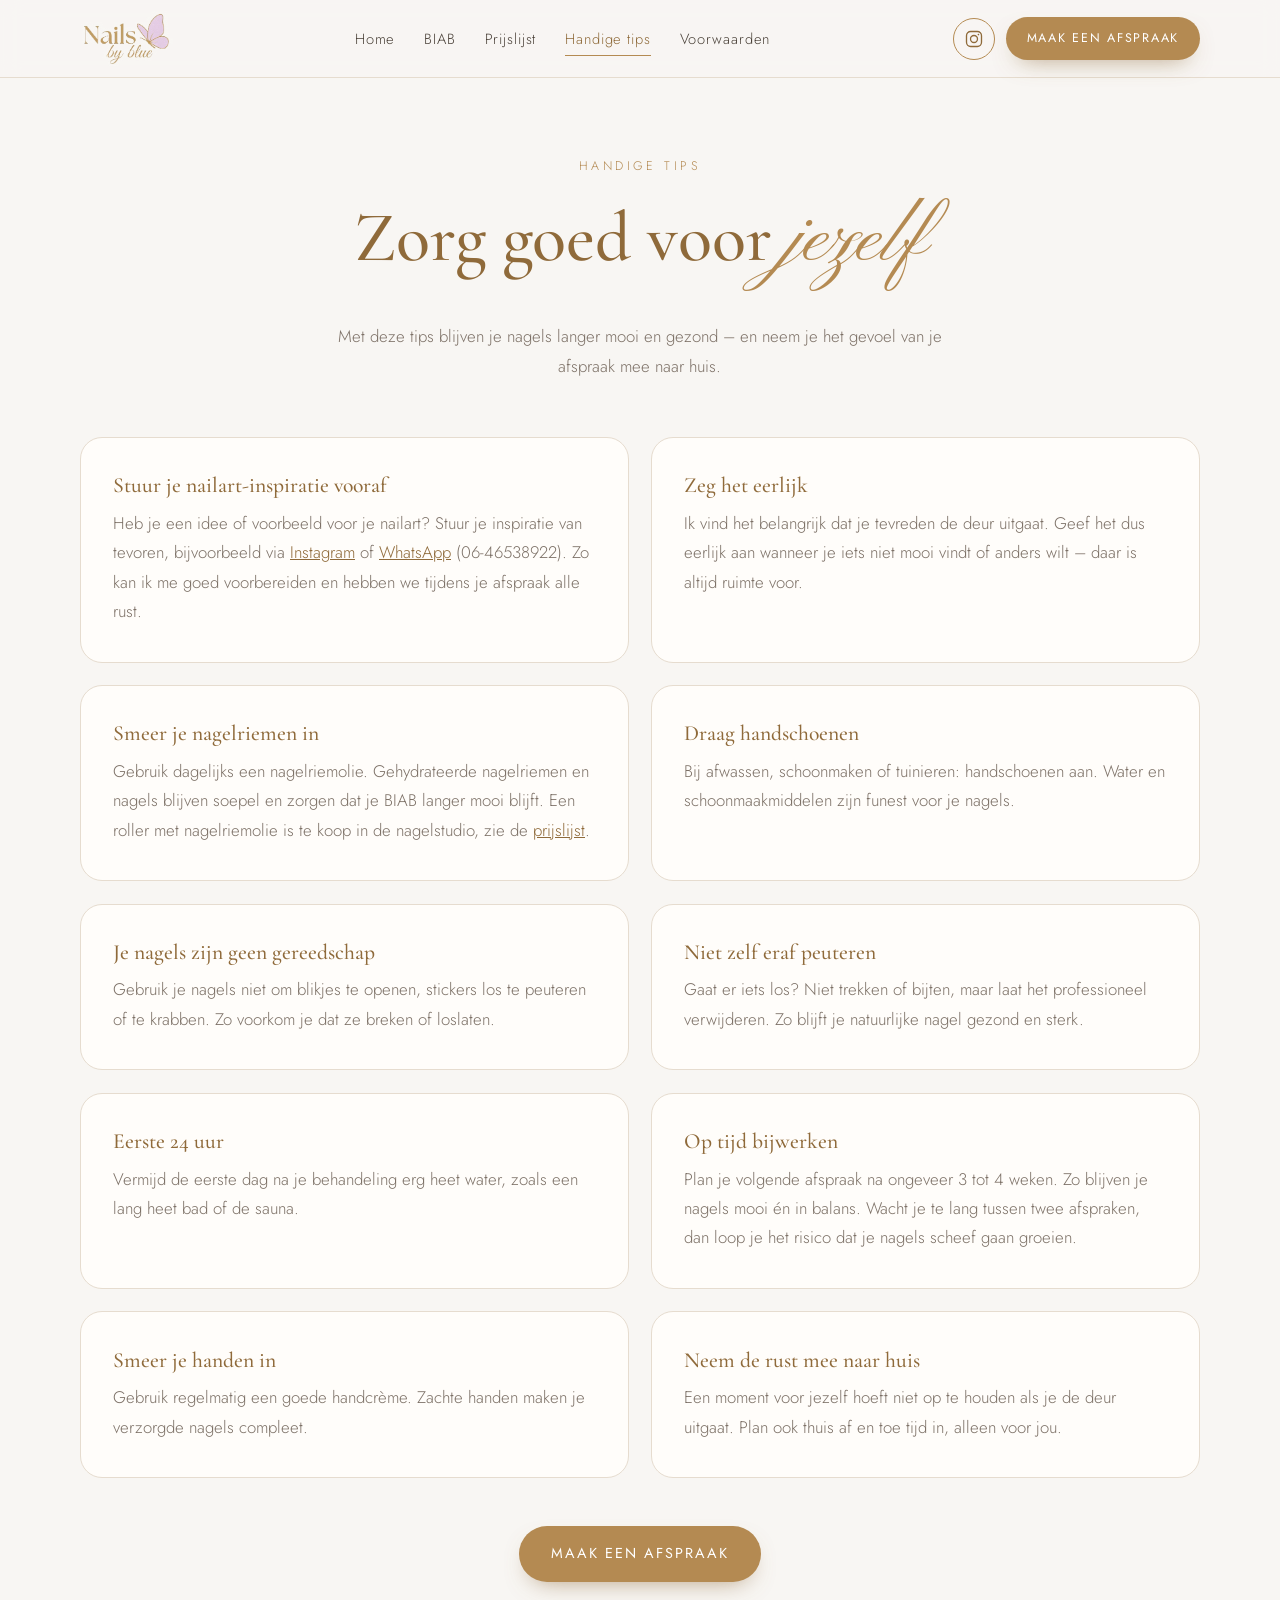
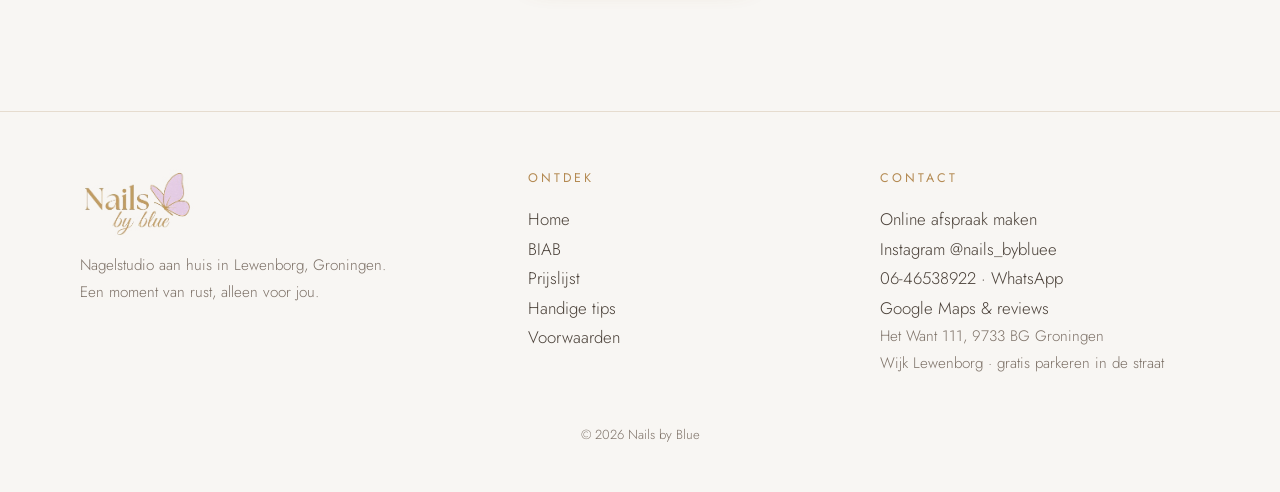
<file: tips.html>
<!doctype html>
<html lang="nl">
<head>
  <meta charset="utf-8">
  <meta name="viewport" content="width=device-width, initial-scale=1">
  <title>Handige tips – Nails by Blue</title>
  <meta name="description" content="Nazorg en handige tips om je nagels langer mooi en gezond te houden.">
  <meta property="og:title" content="Handige tips – Nails by Blue">
  <meta property="og:description" content="Nazorg en handige tips om je nagels langer mooi en gezond te houden.">
  <link rel="canonical" href="https://www.nailsbybluegroningen.nl/tips.html">
  <meta property="og:url" content="https://www.nailsbybluegroningen.nl/tips.html">
  <meta property="og:type" content="website">
  <meta property="og:site_name" content="Nails by Blue">
  <meta property="og:locale" content="nl_NL">
  <meta property="og:image" content="https://www.nailsbybluegroningen.nl/assets/logo-hand.png">
  <meta name="theme-color" content="#f8f6f3">
  <link rel="icon" href="assets/favicon.png">
  <link rel="preconnect" href="https://fonts.googleapis.com">
  <link rel="preconnect" href="https://fonts.gstatic.com" crossorigin>
  <link href="https://fonts.googleapis.com/css2?family=Cormorant+Garamond:ital,wght@0,400;0,500;1,400&family=Jost:wght@300;400&family=Pinyon+Script&display=swap" rel="stylesheet">
  <link rel="stylesheet" href="css/style.css?v=2026-10-16-4">
</head>
<body>
  <header class="site-header">
    <div class="container nav">
      <a class="brand" href="index.html" aria-label="Nails by Blue – home"><img src="assets/logo-wordmark.png" alt="Nails by Blue" width="273" height="171"></a>
      <button class="nav-toggle" aria-label="Menu" aria-expanded="false" aria-controls="menu"><span></span><span></span><span></span></button>
      <ul class="nav-links" id="menu">
        <li><a href="index.html">Home</a></li>
        <li><a href="biab.html">BIAB</a></li>
        <li><a href="prijslijst.html">Prijslijst</a></li>
        <li><a href="tips.html" aria-current="page">Handige tips</a></li>
        <li><a href="voorwaarden.html">Voorwaarden</a></li>
      </ul>
      <div class="nav-actions">
        <a class="btn-icon" href="https://www.instagram.com/nails_bybluee/" target="_blank" rel="noopener" aria-label="Nails by Blue op Instagram" title="Instagram"><svg viewBox="0 0 24 24" aria-hidden="true"><rect x="3" y="3" width="18" height="18" rx="5"/><circle cx="12" cy="12" r="4.2"/><circle cx="17.3" cy="6.7" r="1" class="dot"/></svg></a>
        <a class="btn btn-primary" href="https://nails-by-blue.salonized.com/widget_bookings/new?utm_source=website&amp;utm_medium=site&amp;utm_content=cta" target="_blank" rel="noopener">Maak een afspraak</a>
      </div>
    </div>
  </header>

  <main>

    <section class="page-hero">
      <div class="narrow">
        <span class="eyebrow">Handige tips</span>
        <h1>Zorg goed voor <span class="script">jezelf</span></h1>
        <p>Met deze tips blijven je nagels langer mooi en gezond – en neem je het gevoel van je afspraak mee naar huis.</p>
      </div>
    </section>
    <section style="padding-top:1rem">
      <div class="container">
        <div class="tips">
          <article class="card reveal"><h3>Stuur je nailart-inspiratie vooraf</h3><p>Heb je een idee of voorbeeld voor je nailart? Stuur je inspiratie van tevoren, bijvoorbeeld via <a href="https://www.instagram.com/nails_bybluee/" target="_blank" rel="noopener">Instagram</a> of <a href="https://wa.me/31646538922" target="_blank" rel="noopener">WhatsApp</a> (06-46538922). Zo kan ik me goed voorbereiden en hebben we tijdens je afspraak alle rust.</p></article>
          <article class="card reveal"><h3>Zeg het eerlijk</h3><p>Ik vind het belangrijk dat je tevreden de deur uitgaat. Geef het dus eerlijk aan wanneer je iets niet mooi vindt of anders wilt – daar is altijd ruimte voor.</p></article>
          <article class="card reveal"><h3>Smeer je nagelriemen in</h3><p>Gebruik dagelijks een nagelriemolie. Gehydrateerde nagelriemen en nagels blijven soepel en zorgen dat je BIAB langer mooi blijft. Een roller met nagelriemolie is te koop in de nagelstudio, zie de <a href="prijslijst.html#nagelriemolie">prijslijst</a>.</p></article>
          <article class="card reveal"><h3>Draag handschoenen</h3><p>Bij afwassen, schoonmaken of tuinieren: handschoenen aan. Water en schoonmaakmiddelen zijn funest voor je nagels.</p></article>
          <article class="card reveal"><h3>Je nagels zijn geen gereedschap</h3><p>Gebruik je nagels niet om blikjes te openen, stickers los te peuteren of te krabben. Zo voorkom je dat ze breken of loslaten.</p></article>
          <article class="card reveal"><h3>Niet zelf eraf peuteren</h3><p>Gaat er iets los? Niet trekken of bijten, maar laat het professioneel verwijderen. Zo blijft je natuurlijke nagel gezond en sterk.</p></article>
          <article class="card reveal"><h3>Eerste 24 uur</h3><p>Vermijd de eerste dag na je behandeling erg heet water, zoals een lang heet bad of de sauna.</p></article>
          <article class="card reveal"><h3>Op tijd bijwerken</h3><p>Plan je volgende afspraak na ongeveer 3 tot 4 weken. Zo blijven je nagels mooi én in balans. Wacht je te lang tussen twee afspraken, dan loop je het risico dat je nagels scheef gaan groeien.</p></article>
          <article class="card reveal"><h3>Smeer je handen in</h3><p>Gebruik regelmatig een goede handcrème. Zachte handen maken je verzorgde nagels compleet.</p></article>
          <article class="card reveal"><h3>Neem de rust mee naar huis</h3><p>Een moment voor jezelf hoeft niet op te houden als je de deur uitgaat. Plan ook thuis af en toe tijd in, alleen voor jou.</p></article>
        </div>
        <p style="text-align:center;margin-top:3rem"><a class="btn btn-primary" href="https://nails-by-blue.salonized.com/widget_bookings/new?utm_source=website&amp;utm_medium=site&amp;utm_content=cta" target="_blank" rel="noopener">Maak een afspraak</a></p>
      </div>
    </section>

  </main>

  <footer class="site-footer">
    <div class="container footer-grid">
      <div>
        <img src="assets/logo-wordmark.png" alt="Nails by Blue" width="273" height="171">
        <p>Nagelstudio aan huis in Lewenborg, Groningen.<br>Een moment van rust, alleen voor jou.</p>
      </div>
      <div>
        <h4>Ontdek</h4>
        <ul>
        <li><a href="index.html">Home</a></li>
        <li><a href="biab.html">BIAB</a></li>
        <li><a href="prijslijst.html">Prijslijst</a></li>
        <li><a href="tips.html" aria-current="page">Handige tips</a></li>
        <li><a href="voorwaarden.html">Voorwaarden</a></li>
        </ul>
      </div>
      <div>
        <h4>Contact</h4>
        <ul>
          <li><a href="https://nails-by-blue.salonized.com/widget_bookings/new?utm_source=website&amp;utm_medium=site&amp;utm_content=cta" target="_blank" rel="noopener">Online afspraak maken</a></li>
          <li><a href="https://www.instagram.com/nails_bybluee/" target="_blank" rel="noopener">Instagram @nails_bybluee</a></li>
          <li><a href="tel:+31646538922">06-46538922</a> &middot; <a href="https://wa.me/31646538922" target="_blank" rel="noopener">WhatsApp</a></li>
          <li><a href="https://maps.google.com/?cid=5210472031992798231" target="_blank" rel="noopener">Google Maps &amp; reviews</a></li>
          <li><address>Het Want 111, 9733 BG Groningen<br>Wijk Lewenborg &middot; gratis parkeren in de straat</address></li>
        </ul>
      </div>
    </div>
    <p class="copyright">&copy; <span data-year>2026</span> Nails by Blue</p>
  </footer>

  <div class="float-cta"><a class="btn btn-primary" href="https://nails-by-blue.salonized.com/widget_bookings/new?utm_source=website&amp;utm_medium=site&amp;utm_content=cta" target="_blank" rel="noopener">Maak een afspraak</a></div>
  <script src="js/main.js?v=2026-10-13"></script>
</body>
</html>
</file>
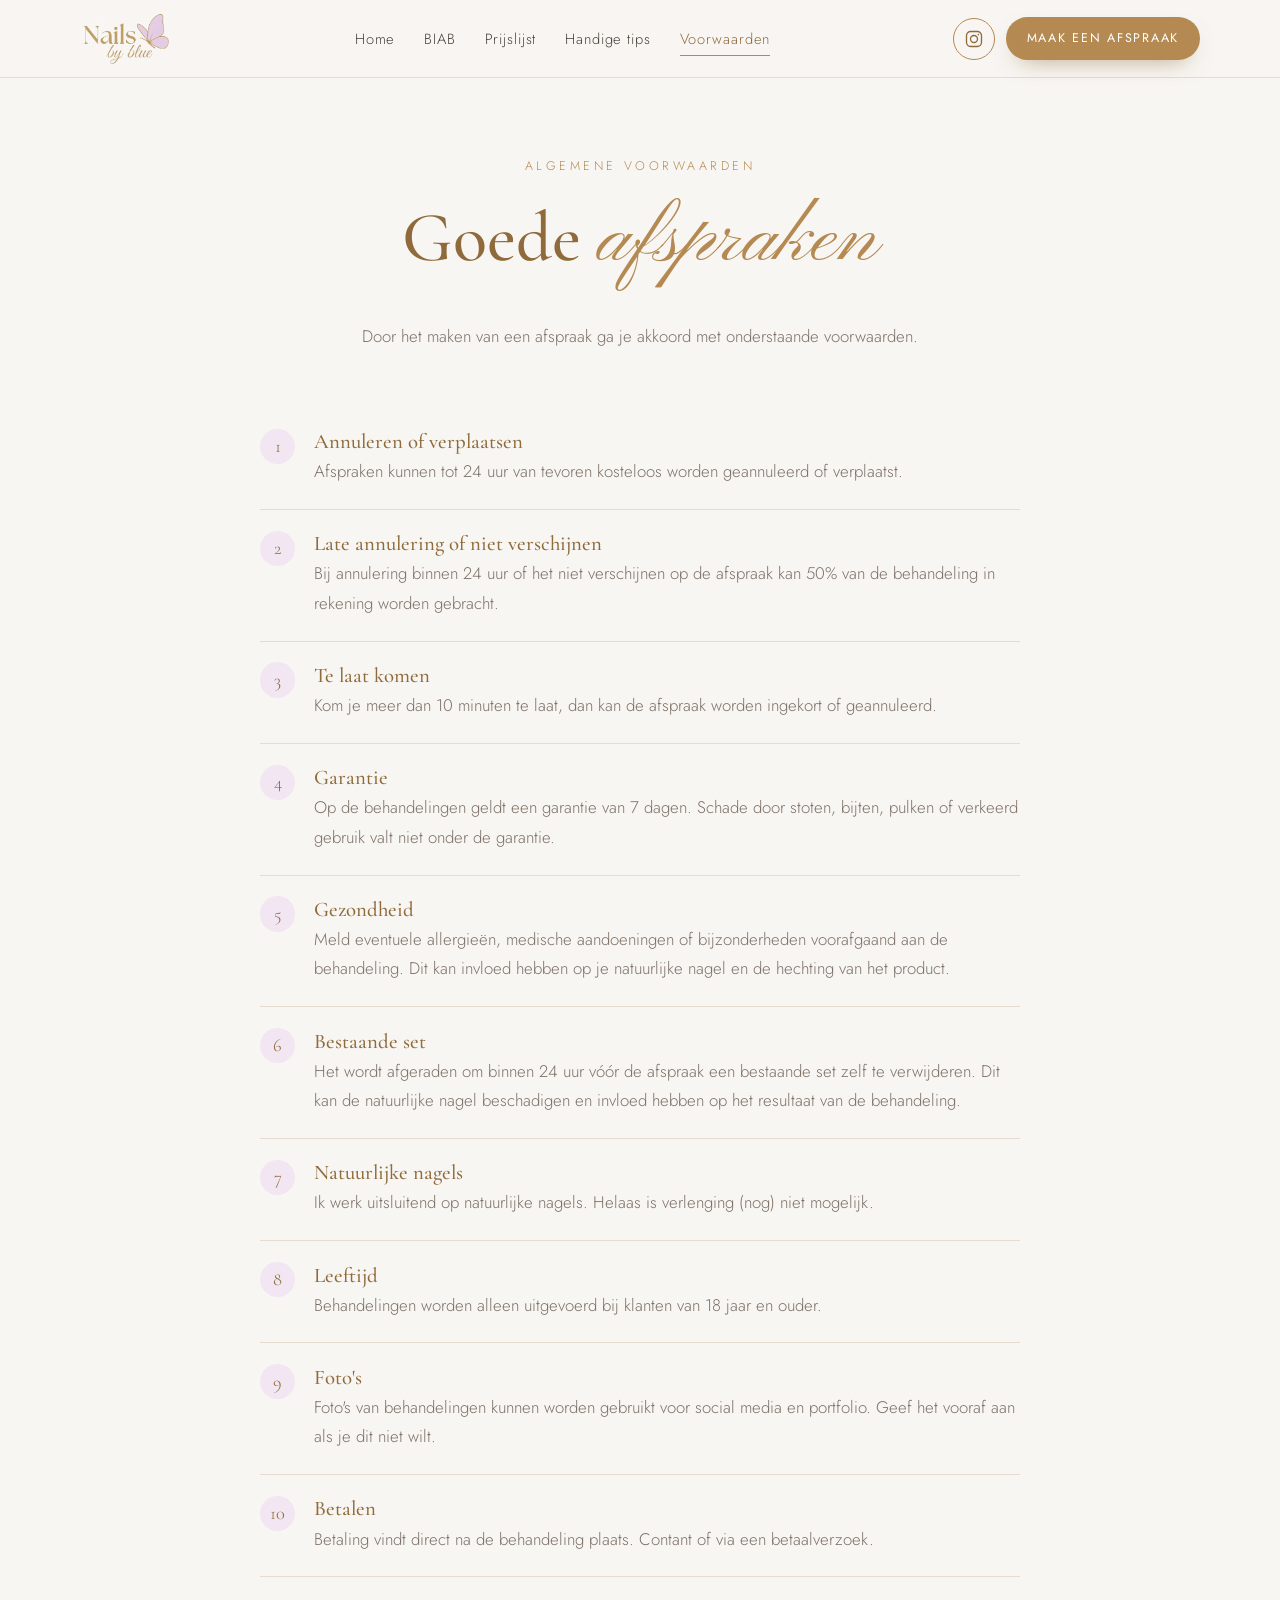
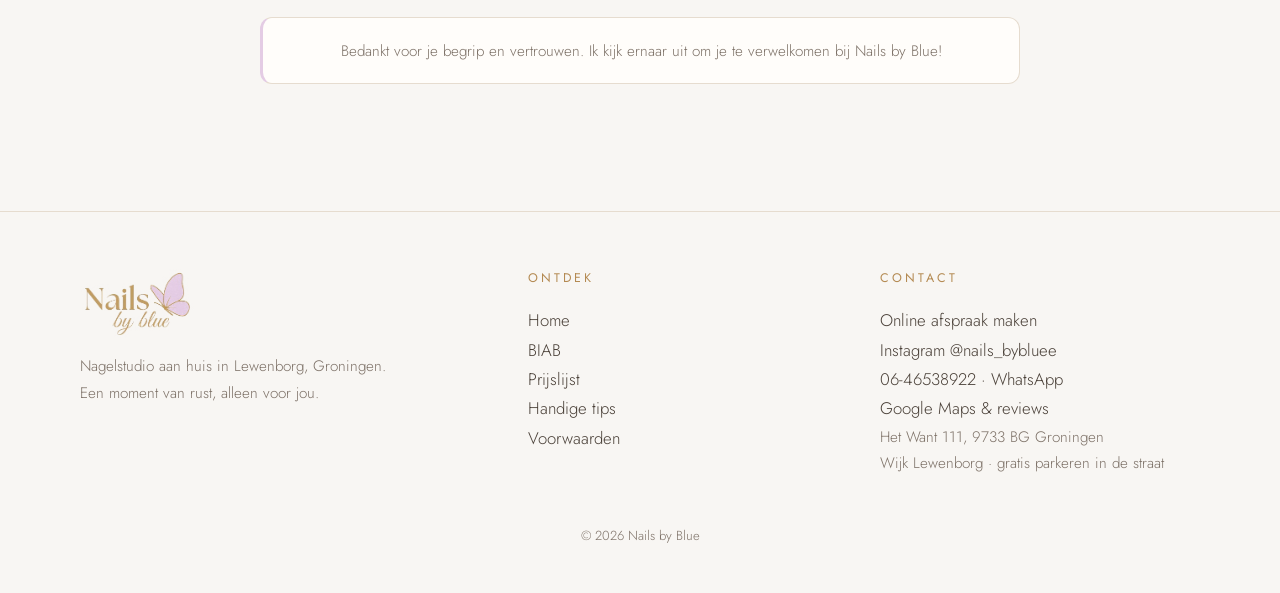
<file: voorwaarden.html>
<!doctype html>
<html lang="nl">
<head>
  <meta charset="utf-8">
  <meta name="viewport" content="width=device-width, initial-scale=1">
  <title>Algemene voorwaarden – Nails by Blue</title>
  <meta name="description" content="De algemene voorwaarden van Nails by Blue: afspraken, annuleren, garantie en meer.">
  <meta property="og:title" content="Algemene voorwaarden – Nails by Blue">
  <meta property="og:description" content="De algemene voorwaarden van Nails by Blue: afspraken, annuleren, garantie en meer.">
  <link rel="canonical" href="https://www.nailsbybluegroningen.nl/voorwaarden.html">
  <meta property="og:url" content="https://www.nailsbybluegroningen.nl/voorwaarden.html">
  <meta property="og:type" content="website">
  <meta property="og:site_name" content="Nails by Blue">
  <meta property="og:locale" content="nl_NL">
  <meta property="og:image" content="https://www.nailsbybluegroningen.nl/assets/logo-hand.png">
  <meta name="theme-color" content="#f8f6f3">
  <link rel="icon" href="assets/favicon.png">
  <link rel="preconnect" href="https://fonts.googleapis.com">
  <link rel="preconnect" href="https://fonts.gstatic.com" crossorigin>
  <link href="https://fonts.googleapis.com/css2?family=Cormorant+Garamond:ital,wght@0,400;0,500;1,400&family=Jost:wght@300;400&family=Pinyon+Script&display=swap" rel="stylesheet">
  <link rel="stylesheet" href="css/style.css?v=2026-10-16-4">
</head>
<body>
  <header class="site-header">
    <div class="container nav">
      <a class="brand" href="index.html" aria-label="Nails by Blue – home"><img src="assets/logo-wordmark.png" alt="Nails by Blue" width="273" height="171"></a>
      <button class="nav-toggle" aria-label="Menu" aria-expanded="false" aria-controls="menu"><span></span><span></span><span></span></button>
      <ul class="nav-links" id="menu">
        <li><a href="index.html">Home</a></li>
        <li><a href="biab.html">BIAB</a></li>
        <li><a href="prijslijst.html">Prijslijst</a></li>
        <li><a href="tips.html">Handige tips</a></li>
        <li><a href="voorwaarden.html" aria-current="page">Voorwaarden</a></li>
      </ul>
      <div class="nav-actions">
        <a class="btn-icon" href="https://www.instagram.com/nails_bybluee/" target="_blank" rel="noopener" aria-label="Nails by Blue op Instagram" title="Instagram"><svg viewBox="0 0 24 24" aria-hidden="true"><rect x="3" y="3" width="18" height="18" rx="5"/><circle cx="12" cy="12" r="4.2"/><circle cx="17.3" cy="6.7" r="1" class="dot"/></svg></a>
        <a class="btn btn-primary" href="https://nails-by-blue.salonized.com/widget_bookings/new?utm_source=website&amp;utm_medium=site&amp;utm_content=cta" target="_blank" rel="noopener">Maak een afspraak</a>
      </div>
    </div>
  </header>

  <main>

    <section class="page-hero">
      <div class="narrow">
        <span class="eyebrow">Algemene voorwaarden</span>
        <h1>Goede <span class="script">afspraken</span></h1>
        <p>Door het maken van een afspraak ga je akkoord met onderstaande voorwaarden.</p>
      </div>
    </section>
    <section style="padding-top:1rem">
      <div class="narrow">
        <ol class="terms">
          <li class="reveal"><h3>Annuleren of verplaatsen</h3><p>Afspraken kunnen tot 24 uur van tevoren kosteloos worden geannuleerd of verplaatst.</p></li>
          <li class="reveal"><h3>Late annulering of niet verschijnen</h3><p>Bij annulering binnen 24 uur of het niet verschijnen op de afspraak kan 50% van de behandeling in rekening worden gebracht.</p></li>
          <li class="reveal"><h3>Te laat komen</h3><p>Kom je meer dan 10 minuten te laat, dan kan de afspraak worden ingekort of geannuleerd.</p></li>
          <li class="reveal"><h3>Garantie</h3><p>Op de behandelingen geldt een garantie van 7 dagen. Schade door stoten, bijten, pulken of verkeerd gebruik valt niet onder de garantie.</p></li>
          <li class="reveal"><h3>Gezondheid</h3><p>Meld eventuele allergieën, medische aandoeningen of bijzonderheden voorafgaand aan de behandeling. Dit kan invloed hebben op je natuurlijke nagel en de hechting van het product.</p></li>
          <li class="reveal"><h3>Bestaande set</h3><p>Het wordt afgeraden om binnen 24 uur vóór de afspraak een bestaande set zelf te verwijderen. Dit kan de natuurlijke nagel beschadigen en invloed hebben op het resultaat van de behandeling.</p></li>
          <li class="reveal"><h3>Natuurlijke nagels</h3><p>Ik werk uitsluitend op natuurlijke nagels. Helaas is verlenging (nog) niet mogelijk.</p></li>
          <li class="reveal"><h3>Leeftijd</h3><p>Behandelingen worden alleen uitgevoerd bij klanten van 18 jaar en ouder.</p></li>
          <li class="reveal"><h3>Foto's</h3><p>Foto's van behandelingen kunnen worden gebruikt voor social media en portfolio. Geef het vooraf aan als je dit niet wilt.</p></li>
          <li class="reveal"><h3>Betalen</h3><p>Betaling vindt direct na de behandeling plaats. Contant of via een betaalverzoek.</p></li>
        </ol>
        <p class="note reveal" style="margin-top:2.5rem;text-align:center">Bedankt voor je begrip en vertrouwen. Ik kijk ernaar uit om je te verwelkomen bij Nails by Blue!</p>
      </div>
    </section>

  </main>

  <footer class="site-footer">
    <div class="container footer-grid">
      <div>
        <img src="assets/logo-wordmark.png" alt="Nails by Blue" width="273" height="171">
        <p>Nagelstudio aan huis in Lewenborg, Groningen.<br>Een moment van rust, alleen voor jou.</p>
      </div>
      <div>
        <h4>Ontdek</h4>
        <ul>
        <li><a href="index.html">Home</a></li>
        <li><a href="biab.html">BIAB</a></li>
        <li><a href="prijslijst.html">Prijslijst</a></li>
        <li><a href="tips.html">Handige tips</a></li>
        <li><a href="voorwaarden.html" aria-current="page">Voorwaarden</a></li>
        </ul>
      </div>
      <div>
        <h4>Contact</h4>
        <ul>
          <li><a href="https://nails-by-blue.salonized.com/widget_bookings/new?utm_source=website&amp;utm_medium=site&amp;utm_content=cta" target="_blank" rel="noopener">Online afspraak maken</a></li>
          <li><a href="https://www.instagram.com/nails_bybluee/" target="_blank" rel="noopener">Instagram @nails_bybluee</a></li>
          <li><a href="tel:+31646538922">06-46538922</a> &middot; <a href="https://wa.me/31646538922" target="_blank" rel="noopener">WhatsApp</a></li>
          <li><a href="https://maps.google.com/?cid=5210472031992798231" target="_blank" rel="noopener">Google Maps &amp; reviews</a></li>
          <li><address>Het Want 111, 9733 BG Groningen<br>Wijk Lewenborg &middot; gratis parkeren in de straat</address></li>
        </ul>
      </div>
    </div>
    <p class="copyright">&copy; <span data-year>2026</span> Nails by Blue</p>
  </footer>

  <div class="float-cta"><a class="btn btn-primary" href="https://nails-by-blue.salonized.com/widget_bookings/new?utm_source=website&amp;utm_medium=site&amp;utm_content=cta" target="_blank" rel="noopener">Maak een afspraak</a></div>
  <script src="js/main.js?v=2026-10-13"></script>
</body>
</html>
</file>
<file: css/style.css>
/* Nails by Blue — huisstijl: warm off-white, goud, lila en zachtroze */
:root {
  --bg: #f8f6f3;
  --bg-soft: #f2ece6;
  --cream: #fffdfa;
  --gold: #b48a52;
  --gold-dark: #8f6a3a;
  --lilac: #e4cce4;
  --lilac-soft: #f1e6f1;
  --blush: #f3c9bd;
  --text: #4a4038;
  --muted: #7d7167;
  --line: #e6dccf;
  --radius: 22px;
  --serif: "Cormorant Garamond", Georgia, "Times New Roman", serif;
  --script: "Pinyon Script", "Brush Script MT", cursive;
  --sans: "Jost", system-ui, -apple-system, "Segoe UI", sans-serif;
}

* { box-sizing: border-box; }
html { scroll-behavior: smooth; }
body {
  margin: 0;
  background: var(--bg);
  color: var(--text);
  font-family: var(--sans);
  font-weight: 300;
  font-size: 1.05rem;
  line-height: 1.75;
  -webkit-font-smoothing: antialiased;
}
img { max-width: 100%; height: auto; display: block; }
a { color: var(--gold-dark); }

h1, h2, h3 {
  font-family: var(--serif);
  font-weight: 500;
  color: var(--gold-dark);
  line-height: 1.15;
  margin: 0 0 .5em;
}
h1 { font-size: clamp(2.6rem, 6vw, 4.4rem); }
h2 { font-size: clamp(2rem, 4vw, 2.9rem); }
h3 { font-size: 1.55rem; }
.script {
  font-family: var(--script);
  font-weight: 400;
  color: var(--gold);
  font-size: 1.15em;
}
.eyebrow {
  display: inline-block;
  font-size: .78rem;
  letter-spacing: .28em;
  text-transform: uppercase;
  color: var(--gold);
  margin-bottom: 1rem;
}

.container { width: min(1120px, 100% - 2.5rem); margin-inline: auto; }
.narrow { width: min(760px, 100% - 2.5rem); margin-inline: auto; }

/* ---------- Header ---------- */
.site-header {
  position: sticky; top: 0; z-index: 50;
  background: rgba(248, 246, 243, .9);
  backdrop-filter: blur(10px);
  border-bottom: 1px solid var(--line);
}
.nav {
  display: flex; align-items: center; justify-content: space-between;
  gap: 1rem; padding: .6rem 0;
}
.brand img { height: 58px; width: auto; }
.nav-links {
  display: flex; align-items: center; gap: 1.8rem;
  list-style: none; margin: 0; padding: 0;
}
.nav-links a {
  text-decoration: none; color: var(--text);
  font-size: .92rem; letter-spacing: .06em;
  padding: .3rem 0; border-bottom: 1px solid transparent;
  transition: color .2s, border-color .2s;
}
.nav-links a:hover, .nav-links a[aria-current="page"] {
  color: var(--gold-dark); border-color: var(--gold);
}
.nav-toggle {
  display: none; background: none; border: 0; cursor: pointer;
  padding: .5rem; color: var(--gold-dark);
}
.nav-toggle span { display: block; width: 24px; height: 1.5px; background: currentColor; margin: 5px 0; }

/* ---------- Buttons ---------- */
.btn {
  display: inline-flex; align-items: center; gap: .6rem;
  padding: .95rem 2rem;
  border-radius: 999px;
  font-family: var(--sans); font-size: .9rem; font-weight: 400;
  letter-spacing: .14em; text-transform: uppercase; text-decoration: none;
  transition: transform .2s, box-shadow .2s, background .2s, color .2s;
}
.btn-primary { background: var(--gold); color: #fff; box-shadow: 0 10px 24px -12px rgba(143, 106, 58, .7); }
.btn-primary:hover { background: var(--gold-dark); transform: translateY(-2px); }
.btn-ghost { border: 1px solid var(--gold); color: var(--gold-dark); background: transparent; }
.btn-ghost:hover { background: var(--lilac-soft); }
.nav .btn { padding: .65rem 1.3rem; font-size: .78rem; }

/* ---------- Hero ---------- */
.hero { position: relative; overflow: hidden; padding: 4.5rem 0 5rem; }
.hero::before {
  content: ""; position: absolute; inset: auto -10% -40% auto;
  width: 620px; height: 620px; border-radius: 50%;
  background: radial-gradient(circle, var(--lilac-soft) 0%, transparent 70%);
  z-index: -1;
}
.hero-grid {
  display: grid; grid-template-columns: 1.1fr .9fr; gap: 3rem; align-items: center;
}
.hero p.lead { font-size: 1.15rem; color: var(--text); max-width: 32em; }
.hero-actions { display: flex; flex-wrap: wrap; gap: 1rem; margin-top: 2rem; }
.hero-art {
  background: var(--cream); border-radius: 50% 50% var(--radius) var(--radius);
  padding: 3rem 2.5rem 2rem; border: 1px solid var(--line);
}
.hero-art img { margin: 0 auto; width: 100%; max-width: 340px; }
.meta-row {
  display: flex; flex-wrap: wrap; gap: .5rem 1.6rem;
  margin-top: 2.2rem; font-size: .9rem; color: var(--muted);
}
.meta-row span::before { content: "✦ "; color: var(--gold); }

/* ---------- Sections ---------- */
section { padding: 5rem 0; }
.section-soft { background: var(--bg-soft); }
.section-head { text-align: center; max-width: 640px; margin: 0 auto 3rem; }
.section-head p { color: var(--muted); }

.pillars { display: grid; grid-template-columns: repeat(3, 1fr); gap: 1.6rem; }
.card {
  background: var(--cream); border: 1px solid var(--line);
  border-radius: var(--radius); padding: 2.2rem 2rem;
}
.card .icon {
  width: 52px; height: 52px; border-radius: 50%;
  display: grid; place-items: center; margin-bottom: 1.2rem;
  background: var(--lilac-soft); color: var(--gold-dark); font-size: 1.4rem;
}
.card p { margin: 0; color: var(--muted); }

.split { display: grid; grid-template-columns: 1fr 1fr; gap: 4rem; align-items: center; }
.quote {
  font-family: var(--serif); font-style: italic; font-size: 1.7rem;
  color: var(--gold-dark); line-height: 1.4;
  border-left: 2px solid var(--lilac); padding-left: 1.6rem; margin: 0;
}

.steps { counter-reset: step; display: grid; grid-template-columns: repeat(4, 1fr); gap: 1.4rem; }
.step { position: relative; padding-top: 3.2rem; }
.step::before {
  counter-increment: step; content: "0" counter(step);
  position: absolute; top: 0; left: 0;
  font-family: var(--serif); font-size: 2.4rem; color: var(--lilac);
}
.step p { color: var(--muted); margin: 0; font-size: .97rem; }

.cta-band {
  text-align: center; background: var(--lilac-soft);
  border-radius: calc(var(--radius) * 1.5); padding: 4rem 2rem;
}
.cta-band p { color: var(--muted); max-width: 36em; margin: 0 auto 2rem; }

/* ---------- Page header ---------- */
.page-hero { text-align: center; padding: 4.5rem 0 2.5rem; }
.page-hero p { color: var(--muted); max-width: 38em; margin: 0 auto; }

/* ---------- Prijslijst ---------- */
.price-group { margin-bottom: 2.8rem; }
.price-group h3 { border-bottom: 1px solid var(--line); padding-bottom: .5rem; }
.price-list { list-style: none; margin: 0; padding: 0; }
.price-list li {
  display: grid; grid-template-columns: 1fr auto; gap: .2rem 1rem;
  padding: .9rem 0; border-bottom: 1px dashed var(--line);
}
.price-list .name { font-weight: 400; }
.price-list .price { font-family: var(--serif); font-size: 1.35rem; color: var(--gold-dark); }
.price-list .desc { grid-column: 1 / -1; font-size: .92rem; color: var(--muted); }

.note {
  background: var(--cream); border: 1px solid var(--line); border-left: 3px solid var(--lilac);
  border-radius: 12px; padding: 1.2rem 1.4rem; font-size: .95rem; color: var(--muted);
}

/* ---------- Voorwaarden & tips ---------- */
.terms { counter-reset: term; list-style: none; padding: 0; margin: 0; }
.terms > li {
  position: relative; padding: 1.4rem 0 1.4rem 3.4rem; border-bottom: 1px solid var(--line);
}
.terms > li::before {
  counter-increment: term; content: counter(term);
  position: absolute; left: 0; top: 1.3rem;
  width: 2.2rem; height: 2.2rem; border-radius: 50%;
  display: grid; place-items: center;
  background: var(--lilac-soft); color: var(--gold-dark);
  font-family: var(--serif); font-size: 1.15rem;
}
.terms h3 { font-size: 1.3rem; margin-bottom: .2rem; }
.terms p { margin: 0; color: var(--muted); }

.tips { display: grid; grid-template-columns: repeat(2, 1fr); gap: 1.4rem; }
.tips .card h3 { font-size: 1.35rem; }

/* ---------- Footer ---------- */
.site-footer { border-top: 1px solid var(--line); padding: 3.5rem 0 2rem; margin-top: 2rem; }
.footer-grid { display: grid; grid-template-columns: 1.3fr 1fr 1fr; gap: 2rem; }
.footer-grid img { height: 72px; width: auto; margin-bottom: .8rem; }
.footer-grid h4 {
  font-family: var(--sans); font-weight: 400; font-size: .78rem;
  letter-spacing: .24em; text-transform: uppercase; color: var(--gold); margin: 0 0 1rem;
}
.footer-grid ul { list-style: none; padding: 0; margin: 0; }
.footer-grid a { text-decoration: none; color: var(--text); }
.footer-grid a:hover { color: var(--gold-dark); }
.footer-grid p { margin: 0; color: var(--muted); font-size: .95rem; }
.copyright { text-align: center; color: var(--muted); font-size: .82rem; margin-top: 3rem; }

/* ---------- Floating booking button (mobiel) ---------- */
.float-cta { display: none; }

/* ---------- Animatie ---------- */
.reveal { opacity: 0; transform: translateY(18px); transition: opacity .8s ease, transform .8s ease; }
.reveal.visible { opacity: 1; transform: none; }
@media (prefers-reduced-motion: reduce) {
  .reveal { opacity: 1; transform: none; transition: none; }
  html { scroll-behavior: auto; }
}

/* ---------- Responsive ---------- */
@media (max-width: 900px) {
  .hero-grid, .split { grid-template-columns: 1fr; gap: 2.5rem; }
  .hero-art { max-width: 380px; margin: 0 auto; order: -1; padding: 2rem 1.8rem 1.4rem; }
  .pillars { grid-template-columns: 1fr; }
  .steps { grid-template-columns: repeat(2, 1fr); }
  .footer-grid { grid-template-columns: 1fr; }
}
@media (max-width: 980px) {
  .nav-toggle { display: block; }
  .nav-links {
    display: none; position: absolute; top: 100%; left: 0; right: 0;
    flex-direction: column; gap: 0; background: var(--bg);
    border-bottom: 1px solid var(--line); padding: .5rem 0 1.2rem;
  }
  .nav-links.open { display: flex; }
  .nav-links li { width: 100%; text-align: center; }
  .nav-links a { display: block; padding: .8rem; }
  .nav-links a[aria-current="page"] { border-color: transparent; }
  .nav-actions { order: 2; margin-left: auto; }
  .nav-toggle { order: 3; }
}
@media (max-width: 760px) {
  .nav-actions .btn-primary { display: none; }
  .brand img { height: 48px; }
  .tips { grid-template-columns: 1fr; }
  .steps { grid-template-columns: 1fr; }
  section { padding: 3.5rem 0; }
  .float-cta {
    display: flex; justify-content: center;
    position: fixed; left: 1rem; right: 1rem; bottom: 1rem; z-index: 60;
  }
  .float-cta .btn { width: 100%; justify-content: center; }
  body { padding-bottom: 4.5rem; }
}

/* ---------- Info-strip (home) ---------- */
.info-strip { padding: 0 0 4rem; }
.info-grid {
  display: grid; grid-template-columns: repeat(3, 1fr); gap: 1.4rem;
  border-top: 1px solid var(--line); padding-top: 2.6rem;
}
.info-item { display: flex; align-items: flex-start; gap: 1rem; }
.info-item svg {
  flex: none; width: 44px; height: 44px; padding: 9px; border-radius: 50%;
  background: var(--lilac-soft); fill: none; stroke: var(--gold-dark);
  stroke-width: 1.3; stroke-linecap: round; stroke-linejoin: round;
}
.info-item h3 { font-size: 1.3rem; margin: 0 0 .1rem; }
.info-item p { margin: 0; color: var(--muted); font-size: .95rem; }
@media (max-width: 900px) {
  .info-grid { grid-template-columns: 1fr; }
}

/* ---------- Hero: zoekwoord-kop (h1) boven de blikvanger ---------- */
.hero-kicker {
  font-family: var(--sans); font-weight: 400; line-height: 1.6;
  margin: 0 0 1rem;
}
.hero-title {
  font-family: var(--serif); font-weight: 500; color: var(--gold-dark);
  font-size: clamp(2.6rem, 6vw, 4.4rem); line-height: 1.15; margin: 0 0 .5em;
}

/* ---------- Ligging & bereikbaarheid (home) ---------- */
.location { padding-bottom: 2rem; }
.info-list {
  list-style: none; margin: 0; padding: 2rem;
  display: grid; gap: 1.5rem;
  background: var(--cream); border: 1px solid var(--line); border-radius: var(--radius);
}

/* ---------- Artikel (BIAB & NNT) ---------- */
.article-block { padding: 2.2rem 0; border-bottom: 1px solid var(--line); }
.article-block:last-child { border-bottom: 0; }
.article-block h3 { font-size: 1.35rem; margin-top: 1.6rem; }
.article-block strong { font-weight: 400; color: var(--text); }
.check-list { list-style: none; padding: 0; margin: 1rem 0; }
.check-list li { position: relative; padding-left: 1.8rem; margin-bottom: .5rem; color: var(--muted); }
.check-list li::before { content: "✦"; position: absolute; left: 0; color: var(--gold); }

/* ---------- Veelgestelde vragen ---------- */
.faq { display: grid; gap: .9rem; }
.faq-item {
  background: var(--cream); border: 1px solid var(--line); border-radius: 16px;
  padding: 0 1.5rem;
}
.faq-item summary {
  cursor: pointer; list-style: none; position: relative;
  padding: 1.2rem 2rem 1.2rem 0;
  font-family: var(--serif); font-size: 1.3rem; font-weight: 500; color: var(--gold-dark);
}
.faq-item summary::-webkit-details-marker { display: none; }
.faq-item summary::after {
  content: "+"; position: absolute; right: 0; top: 50%; transform: translateY(-50%);
  font-family: var(--sans); font-weight: 300; font-size: 1.5rem; color: var(--gold);
}
.faq-item[open] summary::after { content: "–"; }
.faq-item p { margin: 0 0 1.2rem; color: var(--muted); }

/* ---------- Adres ---------- */
.address-line strong { font-weight: 400; color: var(--gold-dark); }
.footer-grid address { font-style: normal; color: var(--muted); font-size: .95rem; }

/* ---------- Instagram-knop in de kopbalk ---------- */
.nav-actions { display: flex; align-items: center; gap: .7rem; }
.btn-icon {
  display: grid; place-items: center; width: 42px; height: 42px; border-radius: 50%;
  border: 1px solid var(--gold); color: var(--gold-dark);
  transition: background .2s, transform .2s;
}
.btn-icon:hover { background: var(--lilac-soft); transform: translateY(-2px); }
.btn-icon svg { width: 20px; height: 20px; fill: none; stroke: currentColor; stroke-width: 1.6; }
.btn-icon svg .dot { fill: currentColor; stroke: none; }

/* ---------- Voorbeeldfoto's (BIAB) ---------- */
.photo-grid { display: grid; grid-template-columns: repeat(2, 1fr); gap: 1.2rem; margin: 1.8rem 0 .6rem; }
.photo-grid--single { grid-template-columns: minmax(0, 340px); justify-content: center; }
.photo { margin: 0; }
.photo img {
  width: 100%; aspect-ratio: 3 / 4; object-fit: cover;
  border-radius: var(--radius); border: 1px solid var(--line);
}
.photo figcaption { margin-top: .6rem; font-size: .9rem; color: var(--muted); text-align: center; }
@media (max-width: 480px) {
  .photo-grid { gap: .8rem; }
  .photo figcaption { font-size: .82rem; }
}

/* Ankerlinks niet achter de vaste kopbalk laten vallen */
[id] { scroll-margin-top: 100px; }
</file>
